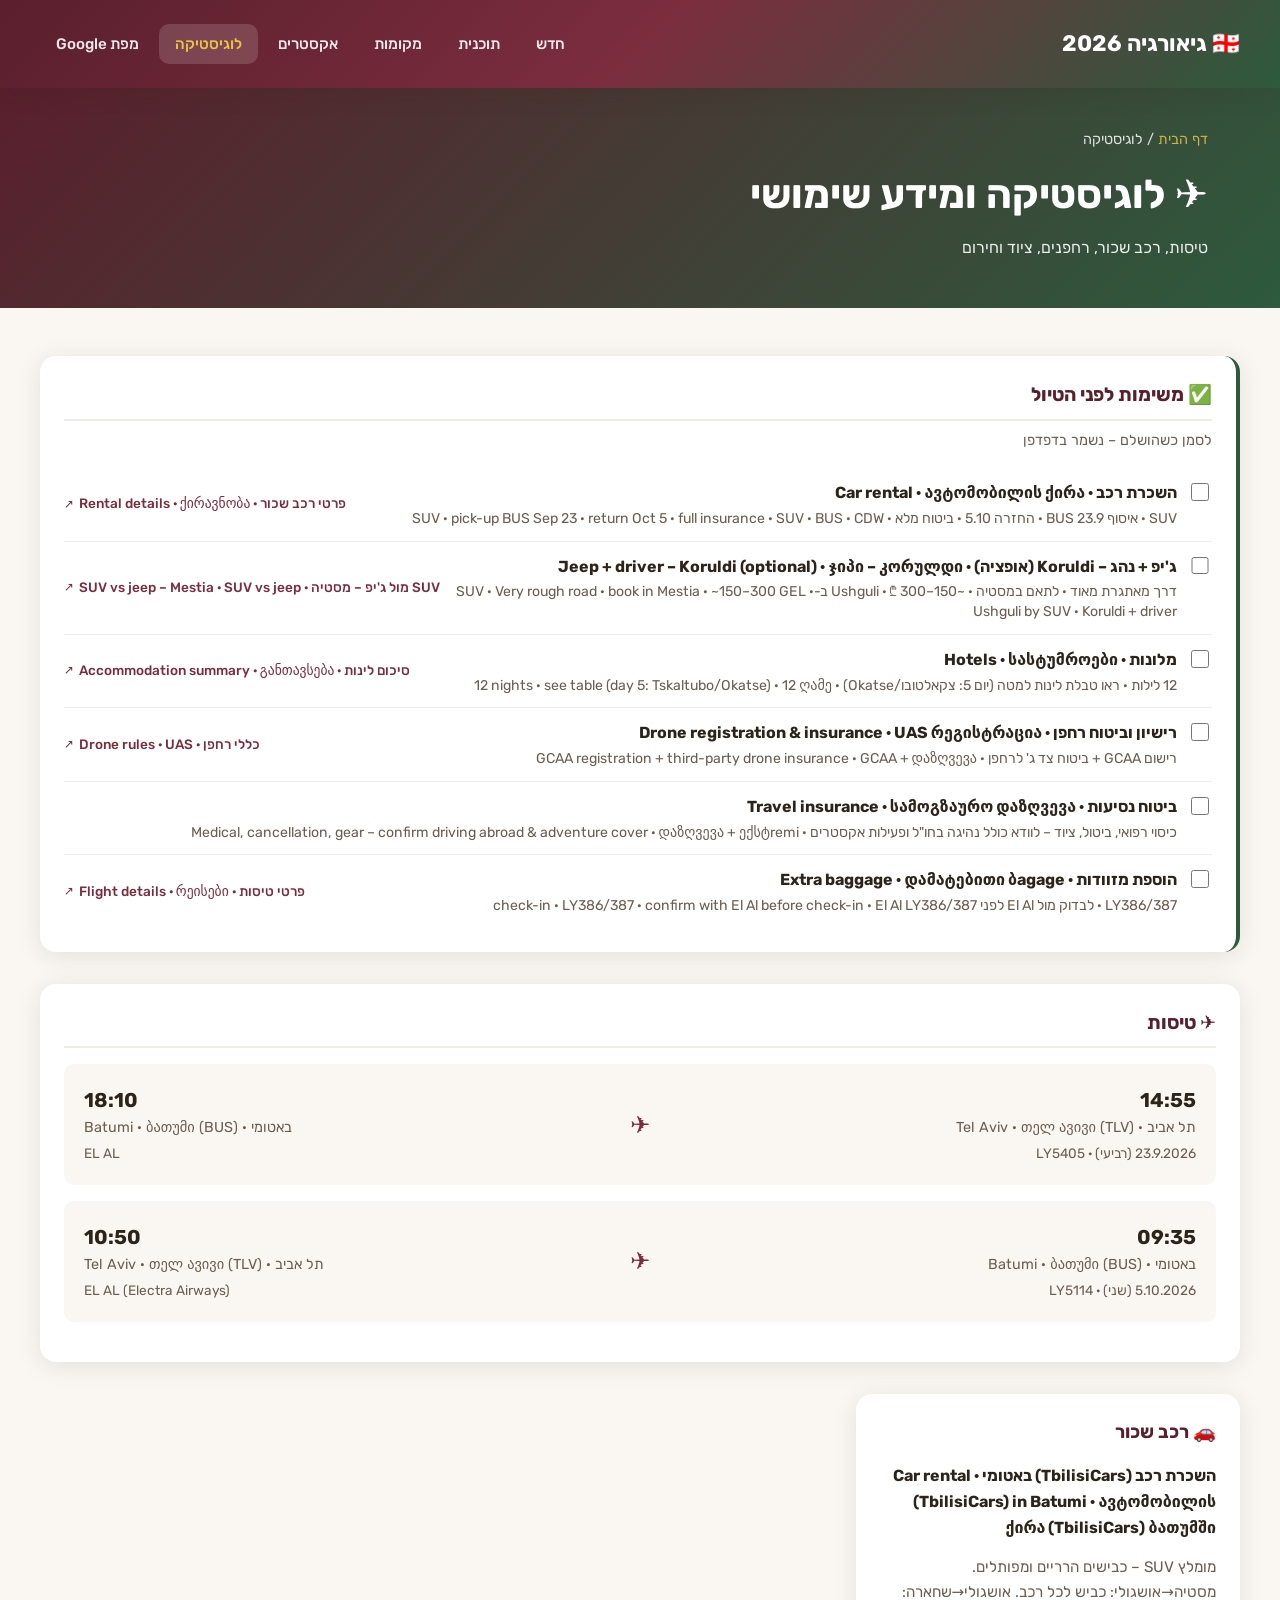
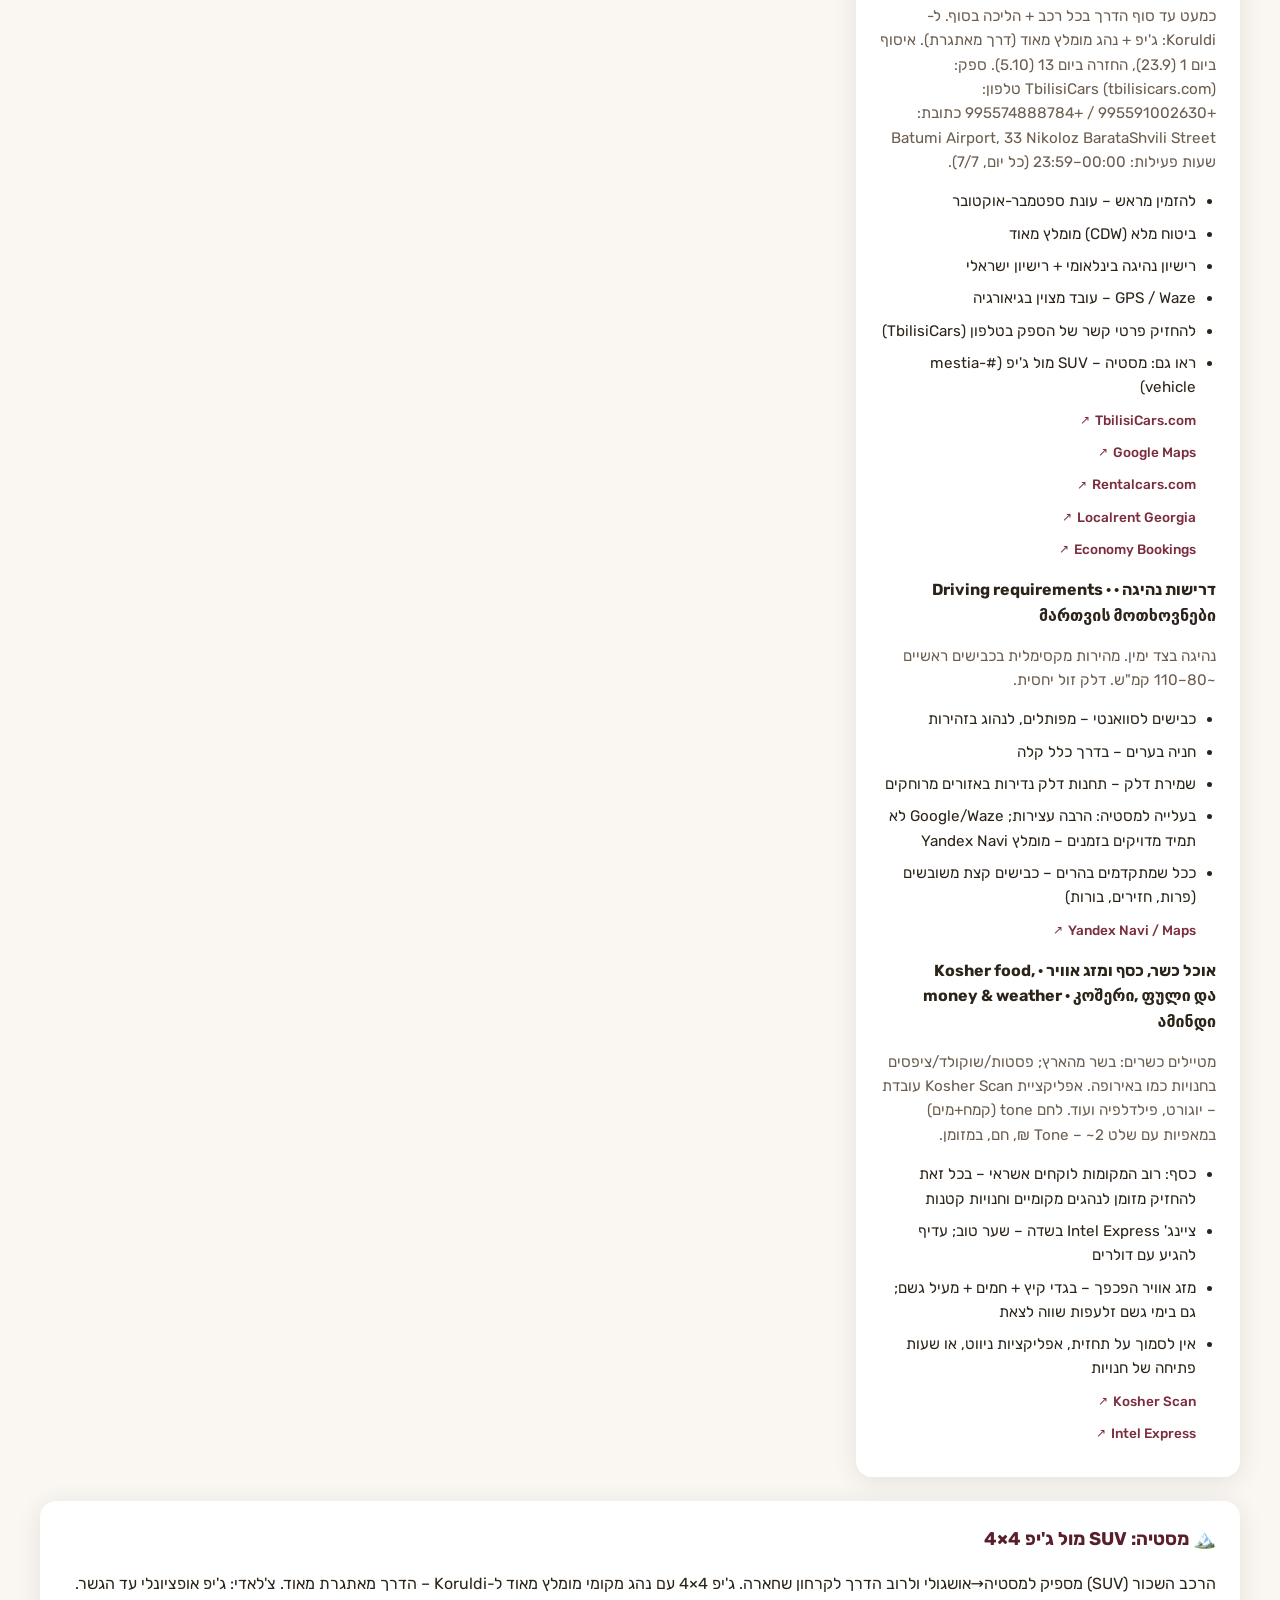
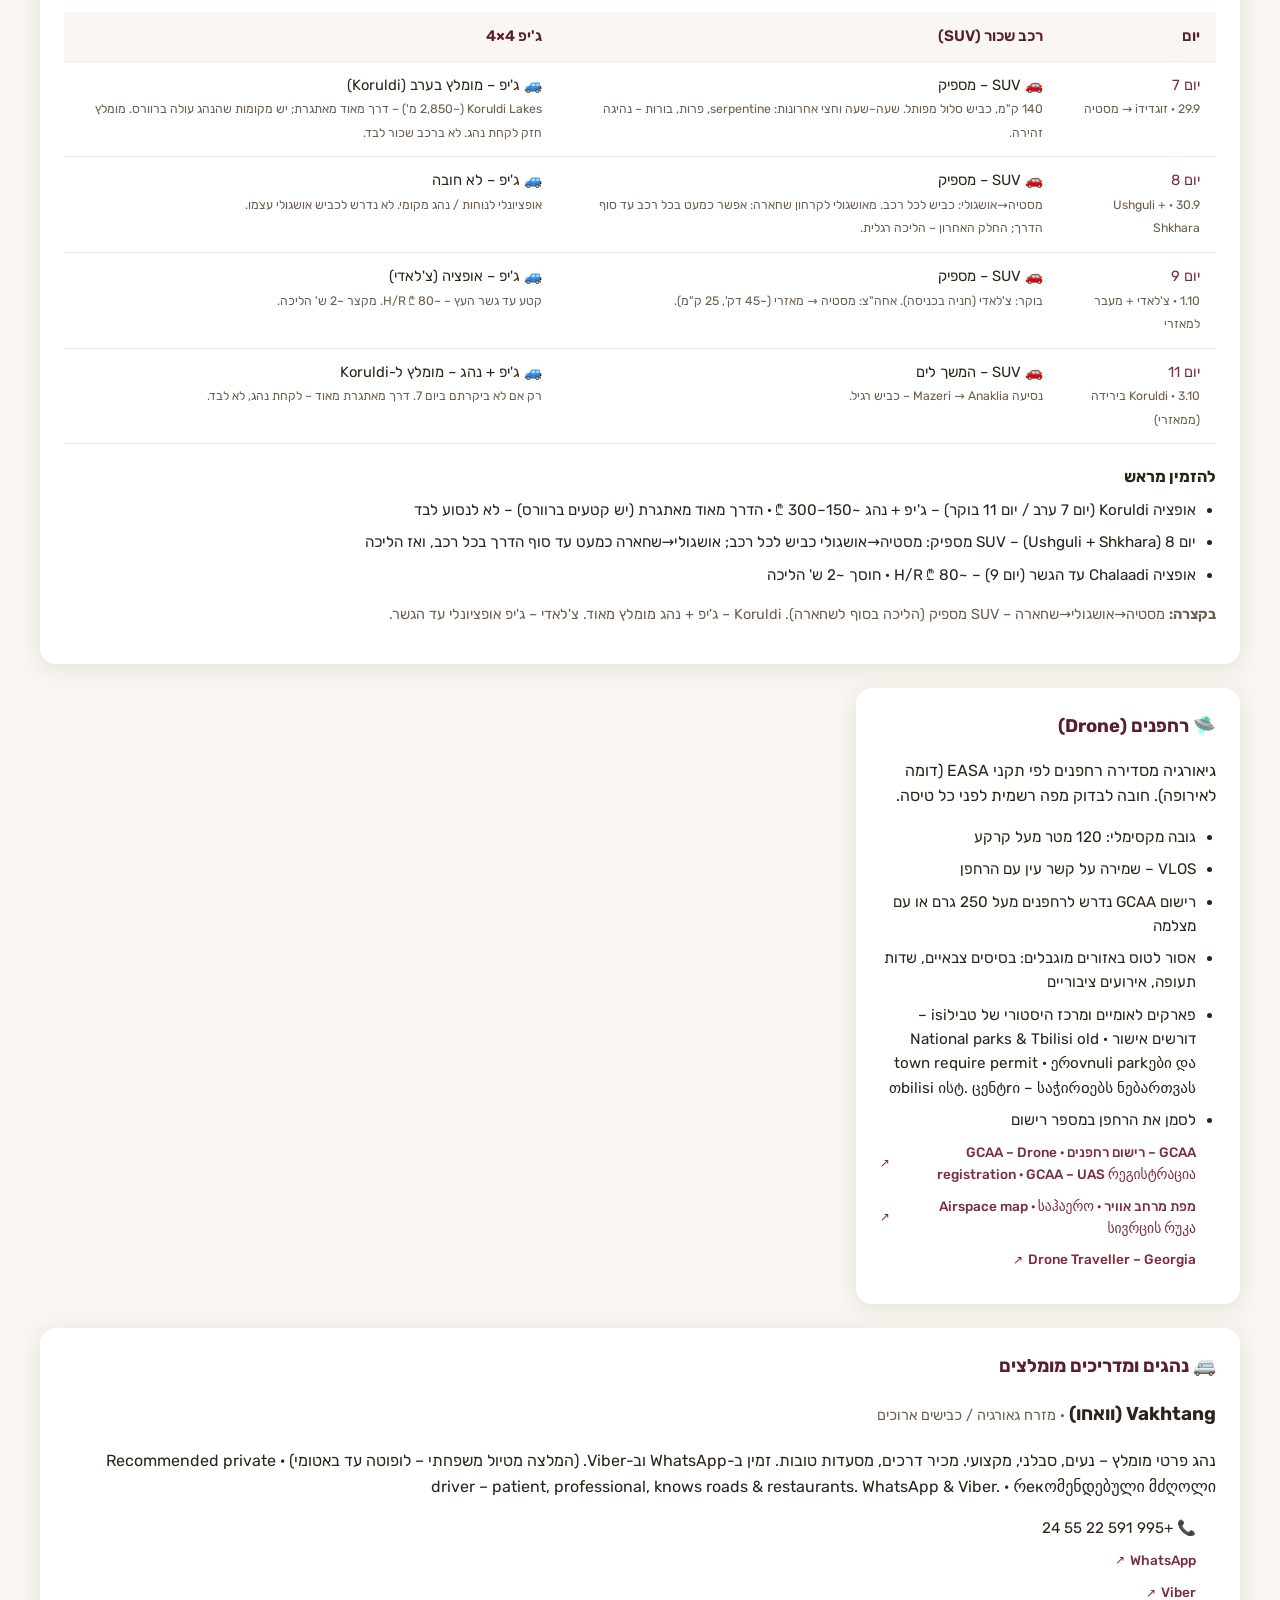
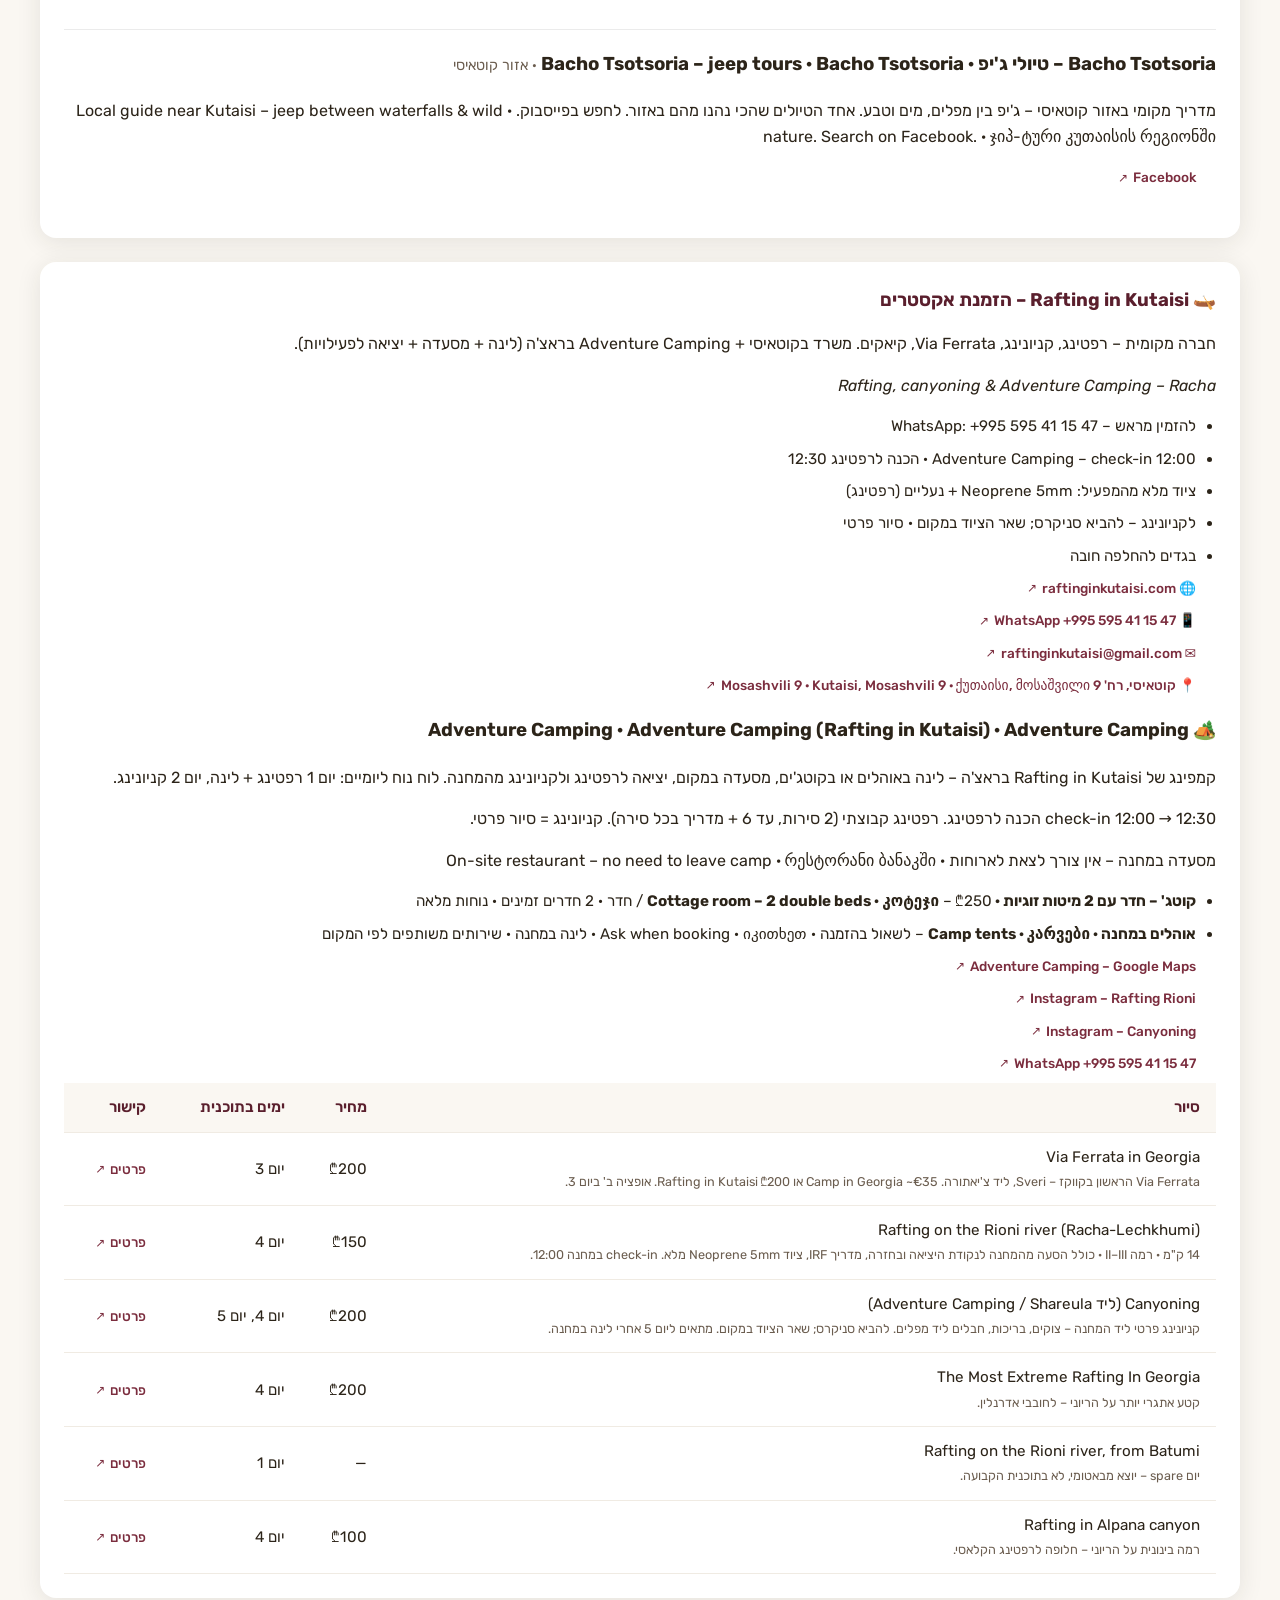
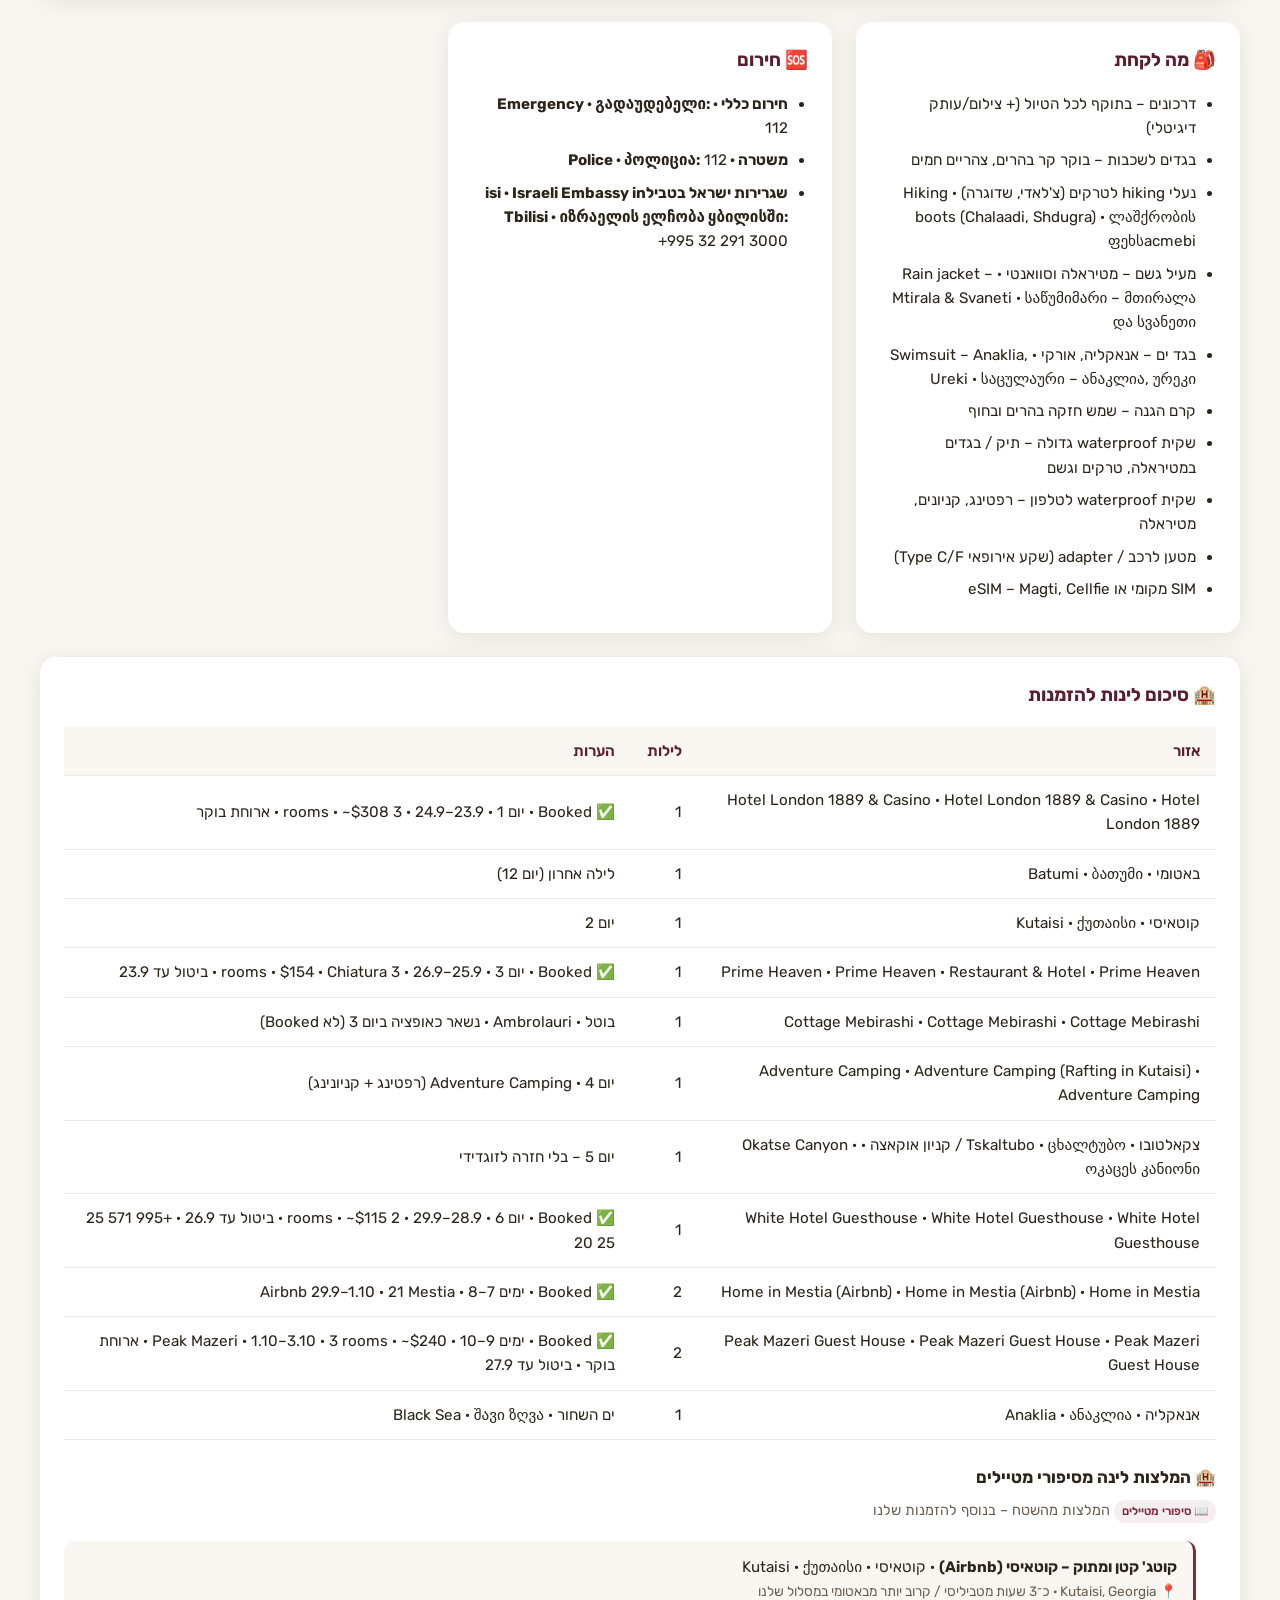
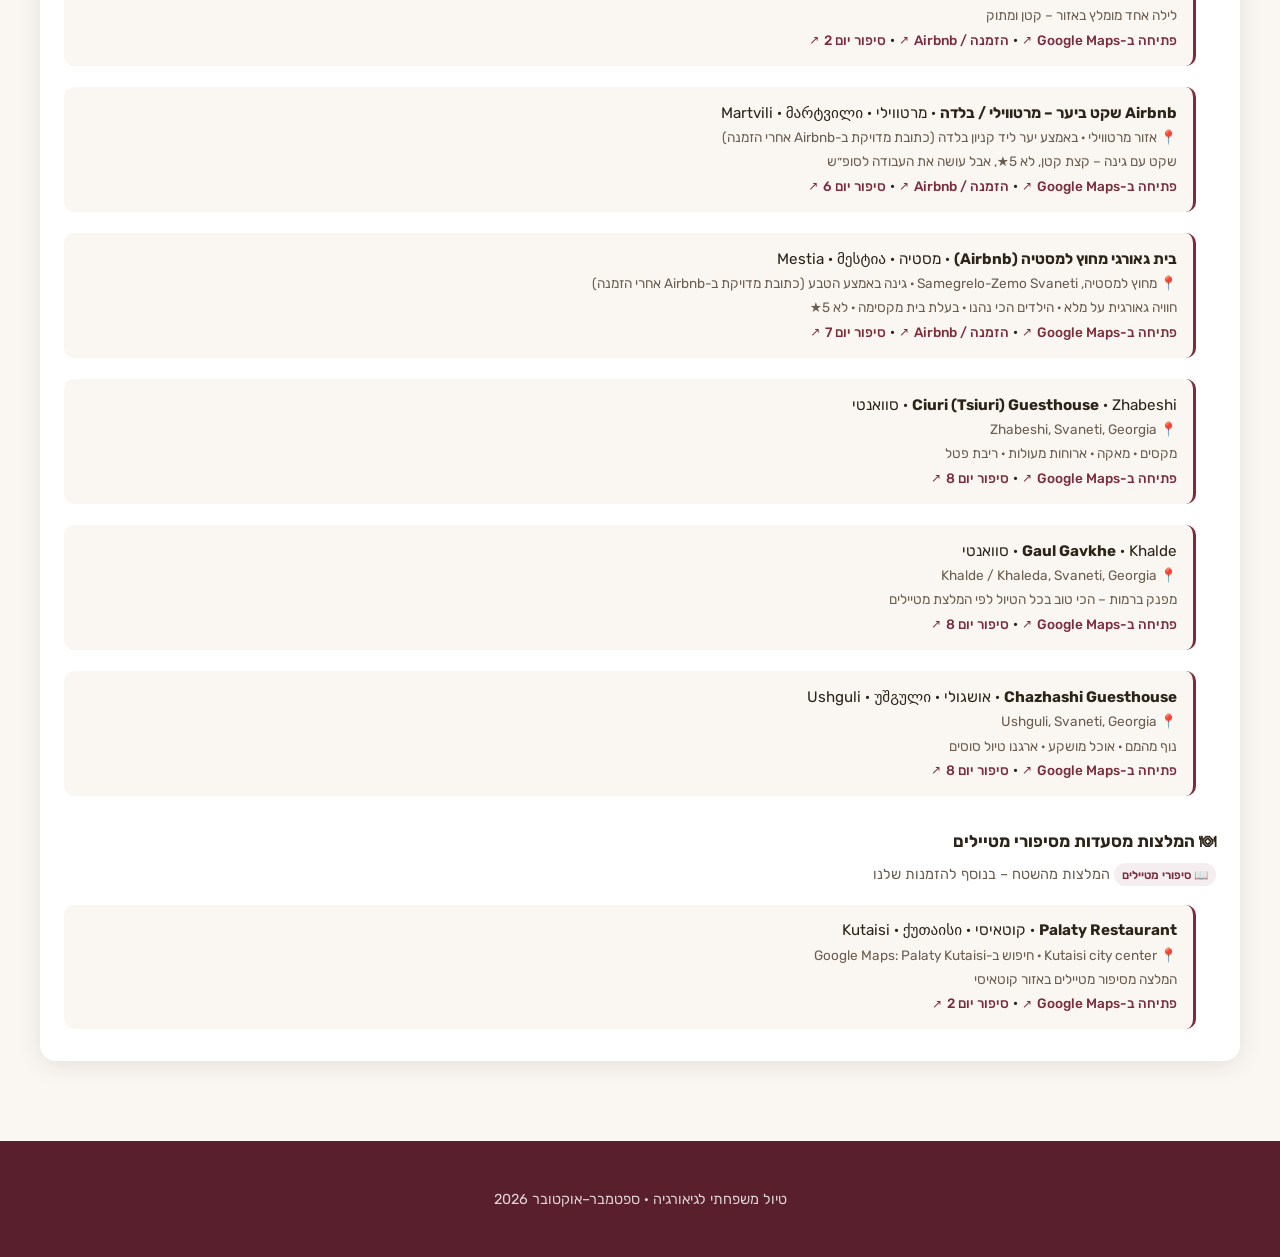
<file: logistics.html>
<!DOCTYPE html>
<html lang="he" dir="rtl">
<head>
  <meta charset="UTF-8">
  <meta name="viewport" content="width=device-width, initial-scale=1.0">
  <title>לוגיסטיקה | טיול משפחתי לגיאורגיה</title>
  <link rel="preconnect" href="https://fonts.googleapis.com">
  <link rel="preconnect" href="https://fonts.gstatic.com" crossorigin>
  <link href="https://fonts.googleapis.com/css2?family=Rubik:wght@400;500;600;700&display=swap" rel="stylesheet">
  <link rel="stylesheet" href="css/style.css">
</head>
<body>
  <header class="site-header">
    <div class="header-inner">
      <a href="index.html" class="site-logo">🇬🇪 גיאורגיה 2026</a>
      <nav class="site-nav">
        <a href="new.html">חדש</a>
        <a href="index.html">תוכנית</a>
        <a href="places.html">מקומות</a>
        <a href="extreme.html">אקסטרים</a>
        <a href="logistics.html" class="active">לוגיסטיקה</a>
        <a href="https://maps.app.goo.gl/7n7fm83nZTDq31La7" target="_blank" rel="noopener noreferrer">מפת Google</a>
      </nav>
    </div>
  </header>

  <section class="day-hero">
    <div class="day-hero-inner container">
      <div class="breadcrumb"><a href="index.html">דף הבית</a> / לוגיסטיקה</div>
      <h1>✈️ לוגיסטיקה ומידע שימושי</h1>
      <p style="opacity:0.9;margin:0">טיסות, רכב שכור, רחפנים, ציוד וחירום</p>
    </div>
  </section>

  <main class="container section">
    <div class="card logistics-tasks-card" style="margin-bottom:2rem">
      <h2>✅ משימות לפני הטיול</h2>
      <p class="logistics-tasks-intro">לסמן כשהושלם – נשמר בדפדפן</p>
      <ul id="tasks-list" class="logistics-tasks-list"></ul>
    </div>

    <div class="card" style="margin-bottom:2rem" id="flights">
      <h2>✈️ טיסות</h2>
      <div id="flights-container"></div>
    </div>

    <div class="logistics-grid">
      <div class="logistics-card" id="rental">
        <h2>🚗 רכב שכור</h2>
        <div id="rental-container"></div>
      </div>

      <div class="logistics-card" style="grid-column: 1 / -1" id="mestia-vehicle">
        <h2>🏔️ מסטיה: SUV מול ג'יפ 4×4</h2>
        <div id="mestia-vehicle-container"></div>
      </div>

      <div class="logistics-card" id="drones">
        <h2>🛸 רחפנים (Drone)</h2>
        <div id="drone-container"></div>
      </div>

      <div class="logistics-card" style="grid-column: 1 / -1" id="drivers">
        <h2>🚐 נהגים ומדריכים מומלצים</h2>
        <div id="drivers-container"></div>
      </div>

      <div class="logistics-card" style="grid-column: 1 / -1" id="adventure-container"></div>

      <div class="logistics-card">
        <h2>🎒 מה לקחת</h2>
        <ul id="packing-list"></ul>
      </div>

      <div class="logistics-card">
        <h2>🆘 חירום</h2>
        <ul id="emergency-list"></ul>
      </div>

      <div class="logistics-card" style="grid-column: 1 / -1" id="accommodation">
        <h2>🏨 סיכום לינות להזמנות</h2>
        <table class="accommodation-table">
          <thead>
            <tr><th>אזור</th><th>לילות</th><th>הערות</th></tr>
          </thead>
          <tbody id="accommodation-body"></tbody>
        </table>
        <div id="traveler-lodging-tips" class="traveler-tips-block"></div>
        <div id="traveler-restaurant-tips" class="traveler-tips-block"></div>
      </div>
    </div>
  </main>

  <footer class="site-footer">
    <p>טיול משפחתי לגיאורגיה · ספטמבר–אוקטובר 2026</p>
  </footer>

  <script src="js/places.js"></script>
  <script src="data/rafting-kutaisi.js"></script>
  <script src="data/mestia-vehicle-guide.js"></script>
  <script src="data/mestia-trek-guide.js"></script>
  <script src="data/traveler-stories.js"></script>
  <script src="data/trip.js"></script>
  <script>
    function renderAdventureOperator(op) {
      const camp = op.camping;
      return `
        <h2>🛶 ${op.name} – הזמנת אקסטרים</h2>
        <p>${op.summary}</p>
        <p><em>${op.tagline}</em></p>
        <ul>
          ${op.tips.map((t) => `<li>${t}</li>`).join("")}
        </ul>
        <ul class="link-list">
          <li><a href="${op.home}" target="_blank" rel="noopener noreferrer" class="external-link">🌐 raftinginkutaisi.com</a></li>
          <li><a href="${op.contact.whatsapp}" target="_blank" rel="noopener noreferrer" class="external-link">📱 WhatsApp ${op.contact.phone}</a></li>
          <li><a href="${op.contact.emailLink}" class="external-link">✉️ ${op.contact.email}</a></li>
          <li><a href="${op.contact.maps}" target="_blank" rel="noopener noreferrer" class="external-link">📍 ${op.contact.address}</a></li>
        </ul>
        ${
          camp
            ? `<h3>🏕️ ${camp.name}</h3>
               <p>${camp.summary}</p>
               <p>${camp.scheduleHint}</p>
               <p>${camp.restaurant}</p>
               <ul>${camp.lodging.map((l) => `<li><strong>${l.name}</strong> – ${l.price} · ${l.note}</li>`).join("")}</ul>
               <ul class="link-list">${camp.links.map((l) => `<li><a href="${l.url}" target="_blank" rel="noopener noreferrer" class="external-link">${l.label}</a></li>`).join("")}</ul>`
            : ""
        }
        <table class="accommodation-table operator-tours-table">
          <thead><tr><th>סיור</th><th>מחיר</th><th>ימים בתוכנית</th><th>קישור</th></tr></thead>
          <tbody>
            ${op.tours
              .map(
                (t) => `
              <tr>
                <td>${t.name}<br><small>${t.note}</small></td>
                <td>${t.price || "—"}</td>
                <td>${t.relatedDays.map((d) => `יום ${d}`).join(", ")}</td>
                <td><a href="${t.url}" target="_blank" rel="noopener noreferrer" class="external-link">פרטים</a></td>
              </tr>`
              )
              .join("")}
          </tbody>
        </table>
      `;
    }

    document.addEventListener("DOMContentLoaded", () => {
      const TASKS_STORAGE_KEY = "georgia-trip-logistics-tasks";

      function getTaskState() {
        try {
          return JSON.parse(localStorage.getItem(TASKS_STORAGE_KEY) || "{}");
        } catch {
          return {};
        }
      }

      function setTaskDone(id, done) {
        const state = getTaskState();
        state[id] = done;
        localStorage.setItem(TASKS_STORAGE_KEY, JSON.stringify(state));
      }

      function renderTasks() {
        const list = document.getElementById("tasks-list");
        if (!list || !LOGISTICS.tasks) return;
        const state = getTaskState();
        list.innerHTML = LOGISTICS.tasks
          .map(
            (task) => `
          <li class="logistics-task${state[task.id] ? " logistics-task-done" : ""}">
            <label class="logistics-task-label">
              <input type="checkbox" class="logistics-task-checkbox" data-task-id="${task.id}"${state[task.id] ? " checked" : ""}>
              <span class="logistics-task-text">
                <strong>${task.label}</strong>
                ${task.note ? `<span class="logistics-task-note">${task.note}</span>` : ""}
              </span>
            </label>
            ${
              task.link
                ? `<a href="${task.link}" class="logistics-task-link external-link">${task.linkLabel || "פרטים"}</a>`
                : ""
            }
          </li>`
          )
          .join("");

        list.querySelectorAll(".logistics-task-checkbox").forEach((input) => {
          input.addEventListener("change", () => {
            setTaskDone(input.dataset.taskId, input.checked);
            input.closest(".logistics-task")?.classList.toggle("logistics-task-done", input.checked);
          });
        });
      }

      renderTasks();

      const { outbound, return: ret } = TRIP_META.flights;

      document.getElementById("flights-container").innerHTML = `
        <div class="flight-card">
          <div>
            <div class="flight-time">${outbound.depart}</div>
            <div class="flight-city">${outbound.from}</div>
            <div class="flight-details">${outbound.date} (${outbound.day}) · ${outbound.flight}</div>
          </div>
          <div class="flight-arrow">✈️</div>
          <div style="text-align:left">
            <div class="flight-time">${outbound.arrive}</div>
            <div class="flight-city">${outbound.to}</div>
            <div class="flight-details">${outbound.airline}</div>
          </div>
        </div>
        <div class="flight-card">
          <div>
            <div class="flight-time">${ret.depart}</div>
            <div class="flight-city">${ret.from}</div>
            <div class="flight-details">${ret.date} (${ret.day}) · ${ret.flight}</div>
          </div>
          <div class="flight-arrow">✈️</div>
          <div style="text-align:left">
            <div class="flight-time">${ret.arrive}</div>
            <div class="flight-city">${ret.to}</div>
            <div class="flight-details">${ret.airline}</div>
          </div>
        </div>
      `;

      document.getElementById("rental-container").innerHTML = LOGISTICS.rentalCars
        .map(
          (r) => `
        <h3 style="font-size:1rem;margin:1rem 0 0.5rem">${r.name}</h3>
        <p style="font-size:0.95rem;color:var(--text-muted)">${r.details}</p>
        <ul>${r.tips.map((t) => `<li>${t}</li>`).join("")}</ul>
        ${
          r.links
            ? `<ul class="link-list">${r.links.map((l) => `<li><a href="${l.url}" target="_blank" rel="noopener noreferrer" class="external-link">${l.label}</a></li>`).join("")}</ul>`
            : ""
        }
      `
        )
        .join("");

      const mestiaVehicleEl = document.getElementById("mestia-vehicle-container");
      if (mestiaVehicleEl && typeof renderMestiaVehicleGuideHtml === "function") {
        mestiaVehicleEl.innerHTML = renderMestiaVehicleGuideHtml();
      }

      const drone = LOGISTICS.drones;
      document.getElementById("drone-container").innerHTML = `
        <p>${drone.summary}</p>
        <ul>${drone.rules.map((r) => `<li>${r}</li>`).join("")}</ul>
        <ul class="link-list">
          ${drone.links.map((l) => `<li><a href="${l.url}" target="_blank" rel="noopener noreferrer" class="external-link">${l.label}</a></li>`).join("")}
        </ul>
      `;

      if (typeof RAFTING_KUTAISI !== "undefined") {
        document.getElementById("adventure-container").innerHTML = renderAdventureOperator(RAFTING_KUTAISI);
      }

      if (LOGISTICS.privateDrivers?.length) {
        document.getElementById("drivers-container").innerHTML = LOGISTICS.privateDrivers
          .map(
            (d) => `
          <article class="driver-card">
            <h3>${d.name}${d.region ? ` <span class="driver-region">· ${d.region.split(" · ")[0]}</span>` : ""}</h3>
            <p>${d.note}</p>
            <ul class="link-list">
              ${d.phone ? `<li>📞 ${d.phone}</li>` : ""}
              ${d.whatsapp ? `<li><a href="${d.whatsapp}" target="_blank" rel="noopener noreferrer" class="external-link">WhatsApp</a></li>` : ""}
              ${d.viber ? `<li><a href="${d.viber}" class="external-link">Viber</a></li>` : ""}
              ${d.facebook ? `<li><a href="${d.facebook}" target="_blank" rel="noopener noreferrer" class="external-link">Facebook</a></li>` : ""}
            </ul>
          </article>`
          )
          .join("");
      }

      document.getElementById("packing-list").innerHTML = LOGISTICS.packing
        .map((p) => `<li>${p}</li>`)
        .join("");

      document.getElementById("emergency-list").innerHTML = LOGISTICS.emergency
        .map((e) => `<li><strong>${e.label}:</strong> ${e.value}</li>`)
        .join("");

      document.getElementById("accommodation-body").innerHTML = LOGISTICS.accommodationSummary
        .map(
          (row) => `
        <tr>
          <td>${row.place}</td>
          <td>${row.nights}</td>
          <td>${row.note}</td>
        </tr>
      `
        )
        .join("");

      function renderTravelerTipsBlock(kind, title) {
        if (typeof getAllTravelerRecommendations !== "function") return "";
        const items = getAllTravelerRecommendations(kind);
        if (!items.length) return "";
        return `
          <h3 class="traveler-tips-title">${title}</h3>
          <p class="traveler-tips-intro"><span class="place-source-badge">📖 סיפורי מטיילים</span> המלצות מהשטח – בנוסף להזמנות שלנו</p>
          <ul class="traveler-tips-list">
            ${items
              .map(
                (rec) => `
              <li class="traveler-tip-item">
                <strong>${rec.name}</strong>
                ${rec.area ? ` · ${rec.area}` : ""}
                ${rec.address ? `<br><span class="traveler-tip-address">📍 ${rec.address}</span>` : ""}
                ${rec.note ? `<br><span class="traveler-tip-note">${rec.note}</span>` : ""}
                <br>
                <a href="${rec.mapsUrl}" target="_blank" rel="noopener noreferrer" class="external-link">פתיחה ב-Google Maps</a>
                ${
                  rec.bookingUrl
                    ? ` · <a href="${rec.bookingUrl}" target="_blank" rel="noopener noreferrer" class="external-link">הזמנה / Airbnb</a>`
                    : ""
                }
                ${
                  rec.storyDay
                    ? ` · <a href="stories.html?id=${rec.storyDay}" class="external-link">סיפור יום ${rec.storyDay}</a>`
                    : ""
                }
              </li>`
              )
              .join("")}
          </ul>`;
      }

      const lodgingTipsEl = document.getElementById("traveler-lodging-tips");
      if (lodgingTipsEl) lodgingTipsEl.innerHTML = renderTravelerTipsBlock("lodging", "🏨 המלצות לינה מסיפורי מטיילים");
      const restaurantTipsEl = document.getElementById("traveler-restaurant-tips");
      if (restaurantTipsEl) restaurantTipsEl.innerHTML = renderTravelerTipsBlock("restaurants", "🍽 המלצות מסעדות מסיפורי מטיילים");
    });
  </script>
</body>
</html>
</file>
<file: css/style.css>
:root {
  --wine: #7b2d3e;
  --wine-dark: #5a1f2d;
  --forest: #2d5a3d;
  --forest-light: #3d7a52;
  --gold: #c9a227;
  --gold-light: #e8c547;
  --cream: #faf7f2;
  --cream-dark: #f0ebe3;
  --text: #2c2419;
  --text-muted: #6b5d4f;
  --white: #ffffff;
  --shadow: 0 4px 24px rgba(44, 36, 25, 0.1);
  --shadow-lg: 0 8px 40px rgba(44, 36, 25, 0.15);
  --radius: 16px;
  --radius-sm: 10px;
  --font: "Rubik", "Segoe UI", system-ui, sans-serif;
}

*,
*::before,
*::after {
  box-sizing: border-box;
}

html {
  scroll-behavior: smooth;
}

body {
  margin: 0;
  font-family: var(--font);
  background: var(--cream);
  color: var(--text);
  line-height: 1.6;
  direction: rtl;
}

a {
  color: var(--wine);
  text-decoration: none;
  transition: color 0.2s;
}

a:hover {
  color: var(--gold);
}

img {
  max-width: 100%;
  height: auto;
  display: block;
}

/* Header */
.site-header {
  background: linear-gradient(135deg, var(--wine-dark) 0%, var(--wine) 50%, var(--forest) 100%);
  color: var(--white);
  padding: 1.5rem 2rem;
  position: sticky;
  top: 0;
  z-index: 100;
  box-shadow: var(--shadow);
}

.header-inner {
  max-width: 1200px;
  margin: 0 auto;
  display: flex;
  align-items: center;
  justify-content: space-between;
  gap: 1rem;
  flex-wrap: wrap;
}

.site-logo {
  font-size: 1.4rem;
  font-weight: 700;
  color: var(--white);
  display: flex;
  align-items: center;
  gap: 0.5rem;
}

.site-logo:hover {
  color: var(--gold-light);
}

.site-nav {
  display: flex;
  gap: 0.25rem;
  flex-wrap: wrap;
}

.site-nav a {
  color: rgba(255, 255, 255, 0.9);
  padding: 0.5rem 1rem;
  border-radius: var(--radius-sm);
  font-weight: 500;
  font-size: 0.95rem;
}

.site-nav a:hover,
.site-nav a.active {
  background: rgba(255, 255, 255, 0.15);
  color: var(--gold-light);
}

.new-page {
  padding-bottom: 3rem;
}

.new-updates-list {
  display: flex;
  flex-direction: column;
  gap: 1.25rem;
}

.new-update-card h2 {
  font-size: 1.15rem;
  margin: 0.5rem 0;
}

.new-update-meta {
  display: flex;
  align-items: center;
  gap: 0.75rem;
  flex-wrap: wrap;
}

.new-update-badge {
  background: var(--forest);
  color: #fff;
  font-size: 0.75rem;
  font-weight: 600;
  padding: 0.2rem 0.55rem;
  border-radius: 999px;
}

.new-update-date {
  font-size: 0.85rem;
  color: var(--text-muted);
}

.new-update-links {
  margin: 0.75rem 0 0;
  padding-right: 1.25rem;
}

.new-update-links li {
  margin-bottom: 0.35rem;
}

.driver-card {
  margin-bottom: 1.25rem;
  padding-bottom: 1rem;
  border-bottom: 1px solid rgba(0, 0, 0, 0.08);
}

.driver-card:last-child {
  border-bottom: none;
  margin-bottom: 0;
}

.driver-region {
  font-size: 0.9rem;
  font-weight: 400;
  color: var(--text-muted);
}

/* Hero */
.hero {
  background: linear-gradient(180deg, rgba(90, 31, 45, 0.85) 0%, rgba(45, 90, 61, 0.75) 100%),
    url("https://upload.wikimedia.org/wikipedia/commons/thumb/d/d2/Mestia%2C_evening.jpg/960px-Mestia%2C_evening.jpg")
      center / cover;
  color: var(--white);
  padding: 4rem 2rem;
  text-align: center;
}

.hero h1 {
  font-size: clamp(2rem, 5vw, 3rem);
  margin: 0 0 0.5rem;
  font-weight: 700;
}

.hero-subtitle {
  font-size: 1.2rem;
  opacity: 0.95;
  margin-bottom: 0.25rem;
}

.hero-dates {
  font-size: 1rem;
  opacity: 0.85;
  margin-bottom: 1.5rem;
}

.hero-actions {
  display: flex;
  gap: 1rem;
  justify-content: center;
  flex-wrap: wrap;
}

.btn {
  display: inline-flex;
  align-items: center;
  gap: 0.5rem;
  padding: 0.75rem 1.5rem;
  border-radius: var(--radius-sm);
  font-weight: 600;
  font-size: 0.95rem;
  border: none;
  cursor: pointer;
  transition: transform 0.2s, box-shadow 0.2s;
  font-family: inherit;
}

.btn:hover {
  transform: translateY(-2px);
  box-shadow: var(--shadow);
}

.btn-primary {
  background: var(--gold);
  color: var(--text);
}

.btn-primary:hover {
  background: var(--gold-light);
  color: var(--text);
}

.btn-outline {
  background: transparent;
  color: var(--white);
  border: 2px solid rgba(255, 255, 255, 0.6);
}

.btn-outline:hover {
  background: rgba(255, 255, 255, 0.1);
  color: var(--white);
}

/* Layout */
.container {
  max-width: 1200px;
  margin: 0 auto;
  padding: 0 2rem;
}

.section {
  padding: 3rem 0;
}

.section-title {
  font-size: 1.75rem;
  color: var(--wine-dark);
  margin: 0 0 1.5rem;
  display: flex;
  align-items: center;
  gap: 0.5rem;
}

/* Map */
.map-section {
  background: var(--white);
  border-radius: var(--radius);
  box-shadow: var(--shadow);
  overflow: hidden;
  margin-bottom: 2rem;
}

.route-mode-bar {
  display: flex;
  flex-wrap: wrap;
  align-items: center;
  gap: 0.65rem 1rem;
  padding: 0.75rem 1.25rem;
  background: var(--cream-dark);
  border-bottom: 1px solid color-mix(in srgb, var(--text-muted) 15%, transparent);
}

.route-mode-label {
  font-size: 0.88rem;
  font-weight: 500;
  color: var(--text-muted);
}

.route-mode-toggle {
  display: inline-flex;
  gap: 0.35rem;
  padding: 0.2rem;
  background: var(--white);
  border-radius: 999px;
  box-shadow: inset 0 0 0 1px color-mix(in srgb, var(--text-muted) 18%, transparent);
}

.route-mode-btn {
  border: none;
  background: transparent;
  color: var(--text);
  font: inherit;
  font-size: 0.82rem;
  font-weight: 500;
  padding: 0.4rem 0.85rem;
  border-radius: 999px;
  cursor: pointer;
  transition: background 0.15s, color 0.15s, opacity 0.15s;
}

.route-mode-btn:hover:not(:disabled) {
  background: color-mix(in srgb, var(--primary) 8%, transparent);
}

.route-mode-btn.active {
  background: var(--primary);
  color: var(--white);
}

.route-mode-btn:disabled {
  opacity: 0.55;
  cursor: wait;
}

.route-mode-divider {
  width: 1px;
  height: 1.5rem;
  background: color-mix(in srgb, var(--text-muted) 22%, transparent);
  flex-shrink: 0;
}

.map-extreme-toggle.active {
  background: color-mix(in srgb, var(--gold) 18%, var(--white));
  color: var(--forest);
}

.map-legend-extreme {
  display: flex;
  flex-wrap: wrap;
  align-items: center;
  gap: 0.4rem 0.75rem;
  padding: 0.65rem 1rem;
  margin-top: 0.5rem;
  background: color-mix(in srgb, var(--cream-dark) 70%, var(--white));
  border-radius: var(--radius-sm);
  font-size: 0.82rem;
}

.map-legend-extreme[hidden] {
  display: none !important;
}

.map-legend-extreme-title {
  font-weight: 600;
  color: var(--text-muted);
}

.map-legend-extreme-cat {
  display: inline-flex;
  align-items: center;
  gap: 0.25rem;
  padding: 0.15rem 0.5rem;
  border-radius: 999px;
  background: color-mix(in srgb, var(--cat-color, #666) 12%, var(--white));
  border: 1px solid color-mix(in srgb, var(--cat-color, #666) 35%, transparent);
}

.poi-popup-link {
  display: inline-block;
  margin-top: 0.35rem;
  font-size: 0.85rem;
}

.route-mode-status {
  font-size: 0.78rem;
  color: var(--text-muted);
}

#route-map {
  height: 520px;
  width: 100%;
}

.user-locate-btn {
  display: flex;
  align-items: center;
  justify-content: center;
  width: 36px;
  height: 36px;
  border: none;
  border-radius: 6px;
  background: var(--white);
  box-shadow: 0 1px 5px rgba(0, 0, 0, 0.28);
  cursor: pointer;
  font-size: 1.05rem;
  line-height: 1;
  transition: background 0.15s, color 0.15s, opacity 0.15s;
}

.user-locate-btn:hover {
  background: color-mix(in srgb, #2563eb 10%, var(--white));
}

.user-locate-btn.is-active {
  background: #2563eb;
  color: var(--white);
}

.user-locate-btn.is-error {
  background: #fee2e2;
}

.user-locate-btn.is-loading {
  opacity: 0.6;
  cursor: wait;
}

.user-location-wrap {
  background: transparent !important;
  border: none !important;
}

.user-location-dot {
  position: relative;
  width: 16px;
  height: 16px;
  border-radius: 50%;
  background: #2563eb;
  border: 3px solid var(--white);
  box-shadow: 0 0 0 1px rgba(37, 99, 235, 0.35), 0 2px 8px rgba(0, 0, 0, 0.25);
}

.user-location-pulse {
  position: absolute;
  inset: -8px;
  border-radius: 50%;
  background: rgba(37, 99, 235, 0.25);
  animation: user-location-pulse 2s ease-out infinite;
}

@keyframes user-location-pulse {
  0% {
    transform: scale(0.5);
    opacity: 0.8;
  }
  100% {
    transform: scale(1.4);
    opacity: 0;
  }
}

.poi-popup-distance,
.places-item-distance {
  font-size: 0.82rem;
  font-weight: 600;
  color: #2563eb;
}

.poi-popup-distance {
  margin-top: 0.15rem;
}

.places-item-distance {
  display: block;
  margin-top: 0.15rem;
}

.poi-list-distance {
  font-size: 0.72rem;
  font-weight: 600;
  color: #2563eb;
}

.map-legend {
  padding: 1rem 1.5rem;
  background: var(--cream-dark);
}

.map-legend-grid {
  display: grid;
  grid-template-columns: repeat(auto-fill, minmax(200px, 1fr));
  gap: 0.5rem 1rem;
  margin-bottom: 1rem;
}

.legend-day-item {
  display: flex;
  align-items: flex-start;
  gap: 0.6rem;
  padding: 0.4rem 0.5rem;
  border-radius: var(--radius-sm);
  color: inherit;
  transition: background 0.2s;
}

.legend-day-item:hover {
  background: color-mix(in srgb, var(--day-color, #999) 12%, rgba(255, 255, 255, 0.6));
  color: inherit;
}

.legend-day-line {
  width: 4px;
  min-height: 36px;
  border-radius: 2px;
  flex-shrink: 0;
}

.legend-day-text {
  display: flex;
  flex-direction: column;
  font-size: 0.82rem;
  line-height: 1.35;
  color: var(--text-muted);
}

.legend-day-text strong {
  color: var(--day-color, var(--text));
  font-size: 0.88rem;
}

.legend-day-date {
  font-size: 0.78rem;
}

/* מספרים ולטינית בתוך טקסט RTL – בידוד דו-כיווני כדי שהמרחק לא "יקפוץ" לסוף השורה */
.ltr-num {
  direction: ltr;
  unicode-bidi: isolate;
}

.legend-day-stat {
  direction: ltr;
  unicode-bidi: isolate;
  text-align: right;
}

.legend-overnight {
  font-size: 0.78rem;
  margin-top: 0.15rem;
}

.map-legend-notes {
  display: flex;
  gap: 1.25rem;
  flex-wrap: wrap;
  font-size: 0.85rem;
  color: var(--text-muted);
  padding-top: 0.75rem;
  border-top: 1px solid rgba(0, 0, 0, 0.08);
}

.map-legend-notes span {
  display: flex;
  align-items: center;
  gap: 0.35rem;
}

.trip-options {
  margin: 0 0 1.25rem;
  padding: 1.25rem 1.35rem;
  background: var(--cream-dark, #f3efe6);
  border-radius: var(--radius, 12px);
  border: 1px solid color-mix(in srgb, var(--wine, #7b2d3e) 12%, transparent);
}

.trip-options-heading {
  margin: 0 0 0.35rem;
  font-size: 1.05rem;
}

.trip-options-note {
  margin: 0 0 1rem;
  font-size: 0.88rem;
  color: var(--text-muted);
  line-height: 1.45;
}

.trip-options-grid {
  display: grid;
  grid-template-columns: repeat(auto-fit, minmax(240px, 1fr));
  gap: 0.85rem;
}

.trip-option-card {
  display: flex;
  flex-direction: column;
  gap: 0.35rem;
  text-align: right;
  padding: 1rem 1.1rem;
  border-radius: var(--radius-sm, 10px);
  border: 2px solid color-mix(in srgb, var(--wine, #7b2d3e) 18%, #ddd);
  background: var(--white, #fff);
  cursor: pointer;
  transition: border-color 0.15s, box-shadow 0.15s, transform 0.15s;
  font: inherit;
  color: inherit;
}

.trip-option-card:hover {
  border-color: color-mix(in srgb, var(--wine, #7b2d3e) 45%, #ccc);
  box-shadow: 0 4px 14px rgba(0, 0, 0, 0.06);
}

.trip-option-card.is-selected {
  border-color: var(--wine, #7b2d3e);
  box-shadow: 0 0 0 3px color-mix(in srgb, var(--wine, #7b2d3e) 18%, transparent);
}

.trip-option-top {
  display: flex;
  align-items: baseline;
  justify-content: space-between;
  gap: 0.75rem;
}

.trip-option-name {
  font-weight: 700;
  font-size: 1.05rem;
  color: var(--wine, #7b2d3e);
}

.trip-option-km {
  font-weight: 700;
  font-size: 0.95rem;
  color: var(--text);
  white-space: nowrap;
}

.trip-option-blurb {
  font-size: 0.9rem;
  font-weight: 500;
  line-height: 1.35;
}

.trip-option-highlight {
  font-size: 0.8rem;
  color: var(--text-muted);
  line-height: 1.35;
}

.trip-option-subkm {
  margin-top: 0.15rem;
  font-size: 0.78rem;
  color: var(--text-muted);
}

.day-option-badge {
  display: inline-block;
  margin: 0.35rem 0 0.6rem;
  padding: 0.25rem 0.65rem;
  border-radius: 999px;
  background: rgba(255, 255, 255, 0.18);
  font-size: 0.82rem;
  font-weight: 500;
}

.segment-label-wrap,
.overnight-marker-wrap,
.place-marker-wrap {
  background: transparent !important;
  border: none !important;
}

.segment-label {
  transform: translate(-50%, -50%);
  white-space: nowrap;
  background: rgba(255, 255, 255, 0.95);
  border: 2px solid;
  border-radius: 6px;
  padding: 2px 8px;
  font-size: 11px;
  font-weight: 600;
  box-shadow: 0 2px 8px rgba(0, 0, 0, 0.15);
  pointer-events: none;
}

.measure-route-label {
  font-size: 12px;
  padding: 3px 10px;
}

.overnight-marker {
  width: 36px;
  height: 36px;
  border-radius: 50%;
  background: #fff;
  border: 2px solid #7b2d3e;
  display: flex;
  align-items: center;
  justify-content: center;
  box-shadow: 0 2px 8px rgba(0, 0, 0, 0.28);
  line-height: 1;
}

.overnight-marker-icon {
  font-size: 18px;
  line-height: 1;
}

.place-marker {
  width: 10px;
  height: 10px;
  border-radius: 50%;
  border: 2px solid #fff;
  box-shadow: 0 1px 4px rgba(0, 0, 0, 0.25);
}

.place-marker-optional {
  width: 12px;
  height: 12px;
  border-style: dashed;
  box-shadow: 0 0 0 2px rgba(255, 255, 255, 0.95), 0 1px 4px rgba(0, 0, 0, 0.25);
}

.place-marker.inline {
  display: inline-block;
  background: var(--forest);
  width: 10px;
  height: 10px;
  vertical-align: middle;
}

.place-marker.inline.place-marker-optional {
  border-style: dashed;
  background: var(--gold);
}

.place-tooltip {
  background: rgba(255, 255, 255, 0.92);
  border: 1px solid rgba(0, 0, 0, 0.12);
  border-radius: 4px;
  padding: 2px 6px;
  font-size: 10px;
  font-weight: 600;
  color: var(--text);
  box-shadow: 0 1px 4px rgba(0, 0, 0, 0.12);
}

.segment-tooltip {
  background: rgba(44, 36, 25, 0.88);
  color: #fff;
  border: none;
  border-radius: 6px;
  padding: 4px 8px;
  font-size: 11px;
  font-weight: 600;
}

.leaflet-container {
  font-family: var(--font);
}

/*
 * Leaflet ממקם tooltips ב-transform בלבד, בלי left. בעמוד RTL נקודת ההתחלה של
 * האלמנט היא הקצה הימני, ולכן כל תווית "נתלית" שמאלה ברוחב שלה. נעיגן שמאלה כמו הסמנים.
 */
.leaflet-tooltip {
  left: 0;
  right: auto;
}


/* Day cards grid */
.days-grid {
  display: grid;
  grid-template-columns: repeat(auto-fill, minmax(280px, 1fr));
  gap: 1.25rem;
}

.day-card {
  background: var(--white);
  border-radius: var(--radius);
  box-shadow: var(--shadow);
  overflow: hidden;
  transition: transform 0.2s, box-shadow 0.2s;
  display: flex;
  flex-direction: column;
}

.day-card-thumb {
  height: 140px;
  background-size: cover;
  background-position: center;
  background-color: var(--forest-light);
}

.day-card:hover {
  transform: translateY(-4px);
  box-shadow: var(--shadow-lg);
}

.day-card-header {
  background: linear-gradient(135deg, var(--wine) 0%, var(--forest) 100%);
  color: var(--white);
  padding: 1rem 1.25rem;
}

.day-card-num {
  font-size: 0.85rem;
  opacity: 0.85;
}

.day-card-title {
  font-size: 1.1rem;
  font-weight: 600;
  margin: 0.25rem 0 0;
}

.day-card-title-link {
  color: inherit;
  text-decoration: none;
}

.day-card-title-link:hover {
  text-decoration: underline;
  opacity: 0.95;
}

.day-card-body {
  padding: 1.25rem;
  flex: 1;
  display: flex;
  flex-direction: column;
}

.day-card-meta {
  font-size: 0.85rem;
  color: var(--text-muted);
  margin-bottom: 0.75rem;
}

.day-card-summary {
  font-size: 0.95rem;
  flex: 1;
  margin-bottom: 1rem;
}

.day-card-overnight {
  font-size: 0.85rem;
  background: var(--cream);
  padding: 0.5rem 0.75rem;
  border-radius: var(--radius-sm);
  margin-bottom: 1rem;
}

.day-card-link {
  display: inline-flex;
  align-items: center;
  gap: 0.35rem;
  font-weight: 600;
  font-size: 0.9rem;
}

/* Day detail page */
.day-hero {
  background: linear-gradient(135deg, var(--wine-dark), var(--forest));
  background-size: cover;
  background-position: center;
  color: var(--white);
  padding: 2.5rem 2rem;
  min-height: 220px;
}

.day-hero-inner {
  max-width: 1200px;
  margin: 0 auto;
}

.day-hero .breadcrumb {
  font-size: 0.9rem;
  opacity: 0.85;
  margin-bottom: 0.75rem;
}

.day-hero .breadcrumb a {
  color: var(--gold-light);
}

.day-hero h1 {
  font-size: clamp(1.75rem, 4vw, 2.5rem);
  margin: 0 0 0.5rem;
}

.day-meta-row {
  display: flex;
  gap: 1.5rem;
  flex-wrap: wrap;
  font-size: 0.95rem;
  opacity: 0.9;
}

.content-grid {
  display: grid;
  grid-template-columns: 1fr 340px;
  gap: 2rem;
  padding: 2rem 0 3rem;
}

@media (max-width: 900px) {
  .content-grid {
    grid-template-columns: 1fr;
  }
}

.card {
  background: var(--white);
  border-radius: var(--radius);
  box-shadow: var(--shadow);
  padding: 1.5rem;
  margin-bottom: 1.5rem;
}

.card h2 {
  font-size: 1.2rem;
  color: var(--wine-dark);
  margin: 0 0 1rem;
  padding-bottom: 0.5rem;
  border-bottom: 2px solid var(--cream-dark);
}

.day-summary {
  margin-top: 0;
  color: var(--text-muted);
  font-size: 1.05rem;
  line-height: 1.7;
}

.activities-list {
  display: flex;
  flex-direction: column;
  gap: 1.25rem;
  margin-top: 1.25rem;
}

.activity-item {
  display: grid;
  grid-template-columns: 1fr;
  gap: 1rem;
  padding: 1.25rem;
  background: var(--cream);
  border-radius: var(--radius-sm);
  border: 1px solid var(--cream-dark);
}

.activity-item.has-image {
  grid-template-columns: 200px 1fr;
}

@media (max-width: 640px) {
  .activity-item.has-image {
    grid-template-columns: 1fr;
  }
}

.activity-img {
  width: 100%;
  height: 150px;
  object-fit: cover;
  border-radius: var(--radius-sm);
}

.activity-header {
  display: flex;
  flex-wrap: wrap;
  align-items: flex-start;
  justify-content: space-between;
  gap: 0.5rem;
  margin-bottom: 0.35rem;
}

.activity-item h3 {
  font-size: 1rem;
  margin: 0;
  color: var(--forest);
  flex: 1 1 12rem;
}

.activity-badges {
  display: flex;
  flex-wrap: wrap;
  gap: 0.35rem;
}

.badge {
  font-size: 0.75rem;
  padding: 0.2rem 0.55rem;
  border-radius: 999px;
  font-weight: 500;
}

.badge-time {
  background: rgba(45, 90, 61, 0.12);
  color: var(--forest);
}

.badge-duration {
  background: rgba(123, 45, 62, 0.1);
  color: var(--wine);
}

.activity-item p {
  margin: 0 0 0.5rem;
  color: var(--text-muted);
  font-size: 0.95rem;
  line-height: 1.65;
}

.activity-tips {
  margin: 0.5rem 0 0.75rem;
  padding-right: 1.25rem;
  font-size: 0.88rem;
  color: var(--text);
}

.activity-tips li {
  margin-bottom: 0.25rem;
}

.day-tips {
  margin: 0;
  padding-right: 1.25rem;
  line-height: 1.7;
}

.tips-card {
  background: linear-gradient(135deg, rgba(201, 162, 39, 0.08), rgba(45, 90, 61, 0.06));
}

.vehicle-guide-card {
  border-right: 4px solid var(--accent-green, #2d5a3d);
}

.vehicle-day-block {
  margin: 0.75rem 0;
}

.vehicle-day-jeep-required {
  background: rgba(123, 45, 62, 0.06);
  border-radius: 8px;
  padding: 0.75rem 1rem;
}

.vehicle-day-title {
  margin: 0 0 0.5rem;
}

.vehicle-day-list {
  margin: 0;
  padding: 0;
  list-style: none;
}

.vehicle-day-list li {
  margin-bottom: 0.65rem;
  line-height: 1.55;
}

.vehicle-tag {
  display: inline-block;
  font-weight: 600;
  font-size: 0.9rem;
  margin-left: 0.25rem;
}

.vehicle-tag-jeep.required {
  color: #7b2d3e;
}

.vehicle-footnote {
  font-size: 0.9rem;
  color: var(--text-muted);
  margin: 0.75rem 0 0;
}

.vehicle-guide-table td {
  vertical-align: top;
  font-size: 0.92rem;
}

.vehicle-guide-table small {
  color: var(--text-muted);
  line-height: 1.45;
}

.vehicle-row-required {
  background: rgba(123, 45, 62, 0.04);
}

.empty-section {
  color: var(--text-muted);
  font-size: 0.95rem;
  margin: 0;
}

.external-link {
  display: inline-flex;
  align-items: center;
  gap: 0.3rem;
  font-size: 0.85rem;
  font-weight: 500;
}

.external-link::after {
  content: "↗";
  font-size: 0.75rem;
}

/* Place cards with images */
.place-grid {
  display: grid;
  grid-template-columns: repeat(auto-fill, minmax(240px, 1fr));
  gap: 1rem;
}

.place-card {
  background: var(--cream);
  border-radius: var(--radius-sm);
  overflow: hidden;
  transition: transform 0.2s;
  display: block;
  color: inherit;
  text-decoration: none;
}

.place-card:hover {
  transform: scale(1.02);
}

.place-card--traveler {
  border: 1px solid rgba(123, 45, 62, 0.25);
}

.place-card--booked {
  border: 1px solid rgba(46, 125, 50, 0.35);
}

.place-booked-badge {
  display: inline-block;
  font-size: 0.72rem;
  font-weight: 700;
  color: #1b5e20;
  background: rgba(46, 125, 50, 0.12);
  padding: 0.15rem 0.5rem;
  border-radius: 999px;
  margin: 0 0.35rem 0.4rem 0;
}

.place-source-badge {
  display: inline-block;
  font-size: 0.72rem;
  font-weight: 600;
  color: var(--wine, #7b2d3e);
  background: rgba(123, 45, 62, 0.08);
  padding: 0.15rem 0.5rem;
  border-radius: 999px;
  margin-bottom: 0.4rem;
}

.place-card-address {
  font-size: 0.8rem !important;
  color: var(--text-muted);
}

.place-card-actions {
  display: flex;
  flex-wrap: wrap;
  gap: 0.5rem 0.85rem;
  margin-top: 0.35rem;
  align-items: center;
}

.place-map-btn {
  appearance: none;
  background: none;
  border: none;
  padding: 0;
  margin: 0;
  font: inherit;
  font-size: 0.85rem;
  font-weight: 500;
  color: var(--wine, #7b2d3e);
  cursor: pointer;
  text-decoration: underline;
  text-underline-offset: 2px;
}

.place-map-btn:hover {
  color: var(--wine-dark, #5a1f2c);
}

.place-map-btn:disabled {
  opacity: 0.65;
  cursor: wait;
  text-decoration: none;
}

.place-card-story-link {
  font-size: 0.8rem;
  color: var(--wine, #7b2d3e);
}

.traveler-tips-block {
  margin-top: 1.5rem;
}

.traveler-tips-title {
  font-size: 1.05rem;
  margin: 0 0 0.5rem;
}

.traveler-tips-intro {
  font-size: 0.9rem;
  color: var(--text-muted);
  margin: 0 0 0.75rem;
}

.traveler-tips-list {
  list-style: none;
  padding: 0;
  margin: 0;
  display: grid;
  gap: 0.85rem;
}

.traveler-tip-item {
  padding: 0.85rem 1rem;
  background: var(--cream, #faf7f2);
  border-radius: var(--radius-sm, 8px);
  border-right: 3px solid var(--wine, #7b2d3e);
  font-size: 0.92rem;
}

.traveler-tip-address,
.traveler-tip-note {
  color: var(--text-muted);
  font-size: 0.85rem;
}

.place-card img {
  width: 100%;
  height: 140px;
  object-fit: cover;
}

.place-card-body {
  padding: 0.75rem 1rem;
}

.place-card-body h3 {
  font-size: 0.95rem;
  margin: 0 0 0.25rem;
}

.place-card-body p {
  font-size: 0.8rem;
  color: var(--text-muted);
  margin: 0 0 0.5rem;
}

.sidebar-card {
  position: sticky;
  top: 5rem;
}

.sidebar-card .info-row {
  display: flex;
  justify-content: space-between;
  padding: 0.5rem 0;
  border-bottom: 1px solid var(--cream-dark);
  font-size: 0.9rem;
}

.sidebar-card .info-row:last-child {
  border-bottom: none;
}

.day-nav {
  display: flex;
  justify-content: space-between;
  align-items: center;
  gap: 1rem;
  padding: 2rem 0;
  border-top: 1px solid var(--cream-dark);
}

.day-nav-top {
  padding: 0 0 1rem;
  margin-bottom: 0.5rem;
  border-top: none;
  border-bottom: 1px solid rgba(255, 255, 255, 0.2);
}

.day-nav-top a {
  color: var(--gold-light);
  font-weight: 600;
}

.day-nav-top a:hover {
  color: var(--white);
}

.day-nav a {
  font-weight: 600;
}

.alt-plan {
  background: var(--cream);
  border-right: 4px solid var(--gold);
  padding: 1rem;
  border-radius: 0 var(--radius-sm) var(--radius-sm) 0;
  margin-bottom: 0.75rem;
}

.alt-plan h4 {
  margin: 0 0 0.35rem;
  font-size: 0.95rem;
}

.alt-plan p {
  margin: 0;
  font-size: 0.9rem;
  color: var(--text-muted);
}

.alt-overnight {
  margin: 0.5rem 0 0 !important;
  font-size: 0.85rem !important;
  color: var(--forest) !important;
  font-weight: 500;
}

.alt-plan-recommended {
  border-right: 3px solid var(--gold);
  padding-right: 0.75rem;
}

.alt-plan-img {
  width: 100%;
  max-height: 200px;
  object-fit: cover;
  border-radius: var(--radius-sm);
  margin-bottom: 0.75rem;
}

.alt-driving {
  font-size: 0.85rem !important;
  color: var(--forest) !important;
  font-weight: 500;
  margin-bottom: 0.35rem !important;
}

.alt-tips {
  margin: 0.75rem 0 0;
  padding-right: 1.25rem;
  font-size: 0.85rem;
  color: var(--text-muted);
}

.alt-activities {
  margin-top: 1rem;
}

.alt-activities h5 {
  margin: 0 0 0.5rem;
  font-size: 0.9rem;
}

.alt-activities .activities-list {
  margin-top: 0;
}

.alt-plan .external-link {
  display: inline-block;
  margin-top: 0.75rem;
}

/* Logistics */
.logistics-grid {
  display: grid;
  grid-template-columns: repeat(auto-fill, minmax(340px, 1fr));
  gap: 1.5rem;
}

.logistics-card {
  background: var(--white);
  border-radius: var(--radius);
  box-shadow: var(--shadow);
  padding: 1.5rem;
}

.logistics-card h2 {
  font-size: 1.15rem;
  color: var(--wine-dark);
  margin: 0 0 1rem;
}

.logistics-card ul {
  margin: 0;
  padding-right: 1.25rem;
}

.logistics-card li {
  margin-bottom: 0.5rem;
  font-size: 0.95rem;
}

.logistics-tasks-card {
  border-right: 4px solid var(--forest);
}

.logistics-tasks-intro {
  font-size: 0.9rem;
  color: var(--text-muted);
  margin: -0.5rem 0 1rem;
}

.logistics-tasks-list {
  list-style: none;
  padding: 0;
  margin: 0;
}

.logistics-task {
  display: flex;
  align-items: flex-start;
  justify-content: space-between;
  gap: 1rem;
  padding: 0.75rem 0;
  border-bottom: 1px solid #eee;
}

.logistics-task:last-child {
  border-bottom: none;
}

.logistics-task-label {
  display: flex;
  align-items: flex-start;
  gap: 0.65rem;
  cursor: pointer;
  flex: 1;
}

.logistics-task-checkbox {
  width: 1.1rem;
  height: 1.1rem;
  margin-top: 0.2rem;
  flex-shrink: 0;
  accent-color: var(--forest);
}

.logistics-task-text {
  display: flex;
  flex-direction: column;
  gap: 0.2rem;
}

.logistics-task-text strong {
  font-size: 1rem;
}

.logistics-task-note {
  font-size: 0.88rem;
  color: var(--text-muted);
  line-height: 1.4;
}

.logistics-task-link {
  font-size: 0.85rem;
  white-space: nowrap;
  align-self: center;
}

.logistics-task-done .logistics-task-text strong,
.logistics-task-done .logistics-task-note {
  opacity: 0.55;
  text-decoration: line-through;
}

.logistics-task-done .logistics-task-link {
  opacity: 0.7;
}

.operator-card {
  border-right: 4px solid var(--forest);
}

.operator-contact,
.operator-tours ul {
  margin: 0 0 1rem;
  padding-right: 1.25rem;
}

.operator-contact li,
.operator-tours li {
  margin-bottom: 0.5rem;
}

.operator-tour-note {
  display: block;
  font-size: 0.85rem;
  color: var(--text-muted);
  margin-top: 0.15rem;
}

.operator-camping {
  margin: 1.25rem 0;
  padding-top: 1rem;
  border-top: 1px solid var(--border, rgba(0, 0, 0, 0.08));
}

.operator-camping h3 {
  margin: 0 0 0.5rem;
  font-size: 1.05rem;
}

.operator-lodging {
  margin: 0.75rem 0;
  padding-inline-start: 1.25rem;
}

.operator-lodging li {
  margin-bottom: 0.5rem;
}

.operator-home-btn {
  margin-top: 0.5rem;
}

.operator-tours-table small {
  color: var(--text-muted);
}

.culinary-card {
  border-right-color: var(--wine);
}

.culinary-network-note {
  margin: 0 0 1rem;
  line-height: 1.55;
}

.culinary-group {
  margin-top: 1rem;
}

.culinary-group h3 {
  font-size: 1rem;
  color: var(--wine-dark);
  margin: 0 0 0.5rem;
}

.culinary-place-grid {
  margin-top: 0.35rem;
}

.place-card--culinary {
  border: 1px solid rgba(123, 45, 62, 0.12);
}

.place-card--culinary .place-card-body {
  padding: 0.85rem 1rem;
}

.side-place-marker-wrap {
  background: transparent;
  border: none;
}

.side-place-marker {
  width: 32px;
  height: 32px;
  border-radius: 50%;
  display: flex;
  align-items: center;
  justify-content: center;
  color: #fff;
  font-size: 0.95rem;
  box-shadow: 0 1px 4px rgba(0, 0, 0, 0.35);
  border: 2px solid #fff;
}

.culinary-link-list {
  margin: 0;
  padding-right: 1.25rem;
}

.culinary-link-list li {
  margin-bottom: 0.65rem;
}

.culinary-link-note {
  display: block;
  font-size: 0.85rem;
  color: var(--text-muted);
  margin-top: 0.15rem;
}

.guide-card {
  border-right-color: var(--forest);
}

.guide-tagline {
  font-size: 1rem;
  color: var(--wine);
  font-weight: 600;
  margin: -0.25rem 0 0.75rem;
}

.guide-section {
  margin-top: 1.25rem;
}

.guide-section h3 {
  font-size: 1rem;
  color: var(--wine-dark);
  margin: 0 0 0.5rem;
}

.guide-section h4 {
  font-size: 0.95rem;
  color: var(--forest);
  margin: 0 0 0.35rem;
}

.guide-list,
.guide-link-list,
.guide-adventure-list {
  margin: 0;
  padding-right: 1.25rem;
}

.guide-list li,
.guide-link-list li,
.guide-adventure-list li {
  margin-bottom: 0.5rem;
}

.guide-trail {
  margin-bottom: 1rem;
  padding-bottom: 0.75rem;
  border-bottom: 1px dashed var(--border);
}

.guide-trail:last-child {
  border-bottom: none;
  margin-bottom: 0;
}

.guide-trail-meta {
  font-size: 0.85rem;
  color: var(--text-muted);
  margin: 0 0 0.35rem;
}

.hiking-trails-card {
  border-right: 4px solid var(--forest);
}

.hiking-intro {
  color: var(--text-muted);
  margin: 0 0 1.25rem;
}

.hiking-trail {
  display: grid;
  grid-template-columns: minmax(0, 200px) 1fr;
  gap: 1rem;
  margin-bottom: 1.75rem;
  padding-bottom: 1.75rem;
  border-bottom: 1px solid #eee;
}

.hiking-trail:last-child {
  margin-bottom: 0;
  padding-bottom: 0;
  border-bottom: none;
}

.hiking-trail-img {
  width: 100%;
  height: 160px;
  object-fit: cover;
  border-radius: var(--radius-sm);
}

.hiking-trail-body h3 {
  margin: 0 0 0.75rem;
  font-size: 1.1rem;
}

.hiking-meta {
  list-style: none;
  padding: 0;
  margin: 0 0 0.75rem;
  display: grid;
  grid-template-columns: 1fr 1fr;
  gap: 0.35rem 1rem;
  font-size: 0.9rem;
}

.hiking-meta li {
  margin: 0;
}

.hiking-block {
  margin: 0.75rem 0;
}

.hiking-block h4 {
  margin: 0 0 0.35rem;
  font-size: 0.95rem;
}

.hiking-block ul {
  margin: 0;
  padding-right: 1.1rem;
}

.hiking-gear {
  margin: 0;
  font-size: 0.9rem;
  color: var(--text-muted);
}

.hiking-mapy {
  margin: 1rem 0;
  background: #f7f7f5;
  border-radius: var(--radius);
  overflow: hidden;
  border: 1px solid #e8e6e1;
}

.hiking-mapy-header {
  display: flex;
  justify-content: space-between;
  align-items: center;
  gap: 0.75rem;
  padding: 0.65rem 0.85rem;
  font-size: 0.9rem;
}

.hiking-mapy-frame {
  display: block;
  width: 100%;
  height: 320px;
  border: 0;
  background: #ddd;
}

.hiking-mapy-note {
  margin: 0;
  padding: 0.5rem 0.85rem 0.65rem;
  font-size: 0.8rem;
  color: var(--text-muted);
}

@media (max-width: 720px) {
  .hiking-trail {
    grid-template-columns: 1fr;
  }

  .hiking-meta {
    grid-template-columns: 1fr;
  }

  .hiking-mapy-frame {
    height: 260px;
  }
}

.guide-divider {
  border: none;
  border-top: 1px solid var(--border);
  margin: 1.5rem 0;
}

.guide-gallery,
.activity-gallery {
  display: grid;
  grid-template-columns: repeat(auto-fill, minmax(140px, 1fr));
  gap: 0.75rem;
  margin-top: 1rem;
}

.guide-gallery-item,
.activity-gallery-item {
  margin: 0;
}

.guide-gallery-img,
.activity-gallery-img {
  width: 100%;
  aspect-ratio: 4 / 3;
  object-fit: cover;
  border-radius: var(--radius-sm);
}

.guide-gallery-item figcaption,
.activity-gallery-item figcaption {
  font-size: 0.8rem;
  color: var(--text-muted);
  margin-top: 0.35rem;
  text-align: center;
}

.activity-links {
  margin: 0.5rem 0 0;
  padding-right: 1.25rem;
}

.activity-links li {
  margin-bottom: 0.35rem;
}

.weather-card {
  border-right-color: #3498db;
}

.weather-links {
  margin: 0;
  padding-right: 1.25rem;
  list-style: none;
}

.weather-links li {
  margin-bottom: 0.85rem;
}

.weather-links li:last-child {
  margin-bottom: 0;
}

.weather-link {
  font-weight: 600;
}

.weather-link-note {
  display: block;
  font-size: 0.85rem;
  color: var(--text-muted);
  margin-top: 0.15rem;
}

.stories-weather-wrap {
  margin-top: -0.5rem;
  margin-bottom: 1rem;
}

.stories-weather-wrap .weather-card {
  margin-bottom: 0;
}

.extreme-detail-links {
  display: flex;
  flex-wrap: wrap;
  gap: 0.75rem;
  margin-top: 1rem;
}

.flight-card {
  display: grid;
  grid-template-columns: 1fr auto 1fr;
  gap: 1rem;
  align-items: center;
  background: var(--cream);
  padding: 1.25rem;
  border-radius: var(--radius-sm);
  margin-bottom: 1rem;
}

.flight-card .flight-arrow {
  font-size: 1.5rem;
  color: var(--wine);
}

.flight-time {
  font-size: 1.25rem;
  font-weight: 700;
}

.flight-city {
  font-size: 0.9rem;
  color: var(--text-muted);
}

.flight-details {
  font-size: 0.85rem;
  color: var(--text-muted);
  margin-top: 0.25rem;
}

.accommodation-table {
  width: 100%;
  border-collapse: collapse;
  font-size: 0.95rem;
}

.accommodation-table th,
.accommodation-table td {
  padding: 0.75rem 1rem;
  text-align: right;
  border-bottom: 1px solid var(--cream-dark);
}

.accommodation-table th {
  background: var(--cream);
  font-weight: 600;
  color: var(--wine-dark);
}

.link-list {
  list-style: none;
  padding: 0;
  margin: 0;
}

.link-list li {
  margin-bottom: 0.5rem;
}

.link-list a {
  font-weight: 500;
}

/* Day mini map */
#day-map {
  height: 280px;
  border-radius: var(--radius-sm);
  margin-top: 1rem;
  position: relative;
  z-index: 0;
}

#day-map .poi-control--compact.poi-control--collapsed {
  width: auto;
  max-width: none;
  box-shadow: 0 1px 6px rgba(44, 36, 25, 0.2);
}

#day-map .poi-control--compact.poi-control--expanded {
  width: min(220px, calc(100% - 12px));
  max-width: calc(100% - 12px);
  max-height: min(200px, 70%);
  overflow: auto;
}

#day-map .leaflet-bottom.leaflet-left {
  z-index: 800;
}

#day-map .leaflet-popup {
  max-width: min(240px, calc(100% - 24px));
}

#day-map .leaflet-popup-content {
  margin: 0.55rem 0.65rem;
  max-height: 160px;
  overflow-y: auto;
}

#day-map .leaflet-control-zoom {
  margin-top: 8px;
  margin-left: 8px;
}

.day-map-legend {
  margin-top: 0.65rem;
}

.day-map-legend-items {
  display: flex;
  flex-direction: column;
  gap: 0.35rem;
}

.day-map-legend-item {
  display: flex;
  align-items: center;
  gap: 0.45rem;
  font-size: 0.8rem;
  color: var(--text-muted);
}

.day-map-legend-line {
  display: inline-block;
  width: 22px;
  border-top: 3px dashed;
  flex-shrink: 0;
}

/* Footer */
.site-footer {
  background: var(--wine-dark);
  color: rgba(255, 255, 255, 0.8);
  text-align: center;
  padding: 2rem;
  font-size: 0.9rem;
  margin-top: 2rem;
}

.site-footer a {
  color: var(--gold-light);
}

.place-card-body h3,
.activity-item h3,
.leaflet-popup-content strong {
  font-size: 0.92rem;
  line-height: 1.5;
  word-break: break-word;
}

.place-card-body h3 {
  font-family: "Rubik", "Noto Sans Georgian", sans-serif;
}

/* Traveler stories */
.stories-hero {
  min-height: 180px;
}

.stories-hero-subtitle {
  margin: 0.5rem 0 0;
  opacity: 0.9;
  font-size: 1.05rem;
}

.stories-page {
  padding: 2rem 1.5rem 1rem;
}

.stories-intro {
  font-size: 1.05rem;
  color: var(--text-muted);
  background: var(--white);
  padding: 1.25rem 1.5rem;
  border-radius: var(--radius);
  box-shadow: var(--shadow);
  margin-bottom: 1.5rem;
  border-right: 4px solid var(--gold);
}

.stories-list {
  display: flex;
  flex-direction: column;
  gap: 1.5rem;
}

.story-frame {
  background: var(--white);
  border-radius: var(--radius);
  box-shadow: var(--shadow);
  overflow: hidden;
  border: 1px solid var(--cream-dark);
}

.story-frame-header {
  display: flex;
  align-items: flex-start;
  gap: 1rem;
  padding: 1.25rem 1.5rem 0;
}

.story-frame-num {
  flex-shrink: 0;
  width: 2.25rem;
  height: 2.25rem;
  display: flex;
  align-items: center;
  justify-content: center;
  background: linear-gradient(135deg, var(--wine), var(--forest));
  color: var(--white);
  font-weight: 700;
  border-radius: 50%;
  font-size: 0.95rem;
}

.story-frame-header h2 {
  margin: 0 0 0.35rem;
  font-size: 1.2rem;
  color: var(--wine-dark);
}

.story-meta {
  display: flex;
  flex-wrap: wrap;
  gap: 0.75rem 1.25rem;
  font-size: 0.85rem;
  color: var(--text-muted);
  align-items: center;
}

.story-source a {
  font-weight: 500;
}

.stories-page-source {
  margin: -0.75rem 0 1.5rem;
  font-size: 0.95rem;
}

.stories-page-source a {
  font-weight: 600;
}

.story-hero-img {
  width: 100%;
  max-height: 320px;
  object-fit: cover;
  margin-top: 1rem;
}

.story-body {
  padding: 1.25rem 1.5rem 1.5rem;
}

.story-body p {
  margin: 0 0 0.85rem;
  line-height: 1.75;
}

.story-body p:last-of-type {
  margin-bottom: 0;
}

.story-section {
  margin: 1.25rem 0;
}

.story-section h3 {
  font-size: 1.05rem;
  color: var(--wine-dark);
  margin: 0 0 0.5rem;
}

.story-subsection {
  margin: 0.75rem 0 0;
  padding-right: 0.75rem;
}

.story-subsection h4 {
  font-size: 0.95rem;
  color: var(--forest);
  margin: 0 0 0.35rem;
}

.story-section-list {
  margin: 0;
  padding-right: 1.25rem;
}

.story-section-list li {
  margin-bottom: 0.45rem;
  line-height: 1.55;
}

.story-links {
  list-style: none;
  padding: 0;
  margin: 1rem 0 0;
  display: flex;
  flex-wrap: wrap;
  gap: 0.5rem 1rem;
}

.story-links a {
  font-weight: 500;
  font-size: 0.9rem;
}

.story-gallery {
  display: grid;
  grid-template-columns: repeat(auto-fill, minmax(200px, 1fr));
  gap: 1rem;
  margin-top: 1.25rem;
}

.story-gallery-item {
  margin: 0;
  border-radius: var(--radius-sm);
  overflow: hidden;
  background: var(--cream);
}

.story-gallery-item img {
  width: 100%;
  height: 160px;
  object-fit: cover;
}

.story-gallery-item figcaption {
  padding: 0.5rem 0.75rem;
  font-size: 0.8rem;
  color: var(--text-muted);
}

.stories-banner {
  display: flex;
  align-items: center;
  gap: 1rem;
  padding: 1.25rem 1.5rem;
  margin-bottom: 1.5rem;
  text-decoration: none;
  color: inherit;
  border-right: 4px solid var(--gold);
  transition: transform 0.2s, box-shadow 0.2s;
}

.stories-banner:hover {
  transform: translateY(-2px);
  box-shadow: var(--shadow-lg);
  color: inherit;
}

.stories-banner-icon {
  font-size: 2rem;
  line-height: 1;
}

.stories-banner strong {
  display: block;
  color: var(--wine-dark);
  margin-bottom: 0.25rem;
}

.stories-banner p {
  margin: 0;
  font-size: 0.9rem;
  color: var(--text-muted);
}

.stories-banner-arrow {
  margin-right: auto;
  font-weight: 700;
  color: var(--wine);
}

.stories-sidebar p {
  font-size: 0.9rem;
  color: var(--text-muted);
  margin: 0 0 1rem;
}

.stories-sidebar-btn {
  display: inline-block;
  width: 100%;
  text-align: center;
}

.day-card-links {
  display: flex;
  flex-wrap: wrap;
  gap: 0.75rem 1.25rem;
  margin-top: auto;
}

.day-card-stories {
  color: var(--forest);
}

.empty-stories {
  text-align: center;
  color: var(--text-muted);
}

/* Extreme activities page */
.extreme-page {
  padding-bottom: 3rem;
}

.extreme-rafting-guide {
  padding-top: 1.5rem;
}

.extreme-season-guide {
  padding-top: 1.5rem;
}

.extreme-season-card {
  border-right-color: var(--gold);
}

.extreme-season-card .section-title {
  margin-top: 0;
}

.extreme-season-intro {
  margin: 0 0 1rem;
  line-height: 1.6;
  font-size: 1.02rem;
}

.extreme-season-grid {
  display: grid;
  grid-template-columns: repeat(auto-fit, minmax(280px, 1fr));
  gap: 1rem;
}

.extreme-season-block {
  padding: 1rem 1.1rem;
  background: var(--cream);
  border-radius: var(--radius-sm);
  border-right: 3px solid var(--border);
}

.extreme-season-block h3 {
  margin: 0 0 0.35rem;
  font-size: 1rem;
  color: var(--wine-dark);
}

.extreme-season-days {
  margin: 0 0 0.65rem;
  font-size: 0.85rem;
}

.extreme-season-days a {
  color: var(--forest);
  font-weight: 600;
}

.extreme-season-block p {
  margin: 0 0 0.55rem;
  line-height: 1.55;
  font-size: 0.95rem;
}

.extreme-season-block p:last-of-type {
  margin-bottom: 0;
}

.extreme-season-tips {
  margin-top: 0.75rem !important;
}

.extreme-rafting-card {
  border-right-color: #2980b9;
}

.extreme-rafting-card .section-title {
  margin-top: 0;
}

.extreme-rafting-companies {
  display: grid;
  gap: 1rem;
  margin: 1.25rem 0;
}

.extreme-rafting-company {
  padding: 1rem 1.1rem;
  background: var(--cream);
  border-radius: var(--radius-sm);
  border-right: 3px solid var(--border);
}

.extreme-rafting-company-featured {
  border-right-color: #2980b9;
  background: linear-gradient(to left, rgba(41, 128, 185, 0.06), var(--cream));
}

.extreme-rafting-company h3 {
  margin: 0 0 0.5rem;
  font-size: 1rem;
  color: var(--wine-dark);
}

.extreme-rafting-badge {
  display: inline-block;
  font-size: 0.75rem;
  font-weight: 600;
  color: #2980b9;
  background: rgba(41, 128, 185, 0.12);
  padding: 0.15rem 0.5rem;
  border-radius: 999px;
  margin-right: 0.35rem;
  vertical-align: middle;
}

.extreme-rafting-company p {
  margin: 0 0 0.65rem;
  line-height: 1.55;
}

.extreme-rafting-link-list {
  margin: 0;
  padding-right: 1.25rem;
}

.extreme-rafting-link-list li {
  margin-bottom: 0.5rem;
}

.extreme-rafting-link-note {
  display: block;
  font-size: 0.85rem;
  color: var(--text-muted);
  margin-top: 0.15rem;
}

.extreme-rafting-coldgear {
  margin-top: 1.25rem;
  padding-top: 1.25rem;
  border-top: 1px solid var(--border);
}

.extreme-rafting-coldgear h3 {
  margin: 0 0 0.5rem;
  font-size: 1rem;
  color: var(--wine-dark);
}

.extreme-rafting-verify {
  margin: 1rem 0 0;
  padding: 0.85rem 1rem;
  background: rgba(41, 128, 185, 0.08);
  border-radius: var(--radius-sm);
  line-height: 1.55;
}

.extreme-map-intro {
  color: var(--text-muted);
  margin: -0.5rem 0 1rem;
  font-size: 0.95rem;
}

.extreme-filters {
  display: flex;
  flex-wrap: wrap;
  gap: 0.5rem;
  margin-bottom: 1rem;
}

.extreme-filter-btn {
  border: 2px solid var(--cat-color, #ccc);
  background: var(--white);
  color: var(--text);
  border-radius: 999px;
  padding: 0.35rem 0.85rem;
  font-family: inherit;
  font-size: 0.85rem;
  cursor: pointer;
  transition: background 0.2s, color 0.2s, opacity 0.2s;
}

.extreme-filter-btn.active {
  background: var(--cat-color, var(--wine));
  color: #fff;
  border-color: var(--cat-color, var(--wine));
}

.extreme-filter-route {
  --cat-color: var(--wine);
  margin-right: auto;
}

.extreme-map-layout {
  display: grid;
  grid-template-columns: 1fr 340px;
  gap: 1rem;
  align-items: start;
}

.extreme-map-wrap #extreme-map {
  height: 520px;
  width: 100%;
}

.extreme-detail {
  background: var(--white);
  border-radius: var(--radius);
  box-shadow: var(--shadow);
  overflow: hidden;
  position: sticky;
  top: 5rem;
}

.extreme-detail-empty {
  padding: 2rem 1.25rem;
  color: var(--text-muted);
  text-align: center;
}

.extreme-detail-img {
  width: 100%;
  height: 160px;
  object-fit: cover;
}

.extreme-detail-body {
  padding: 1.25rem;
}

.extreme-detail-cat {
  display: inline-block;
  font-size: 0.8rem;
  font-weight: 600;
  color: var(--cat-color);
  margin-bottom: 0.5rem;
}

.extreme-detail h2 {
  font-size: 1.1rem;
  margin: 0 0 1rem;
  line-height: 1.35;
}

.extreme-detail-meta {
  display: grid;
  grid-template-columns: 1fr 1fr;
  gap: 0.5rem 1rem;
  margin: 0 0 1rem;
  font-size: 0.82rem;
}

.extreme-detail-meta dt {
  color: var(--text-muted);
  font-weight: 500;
}

.extreme-detail-meta dd {
  margin: 0.1rem 0 0;
}

.extreme-detail-desc {
  font-size: 0.9rem;
  line-height: 1.55;
  margin-bottom: 1rem;
}

.extreme-detail-link {
  display: inline-block;
  width: 100%;
  text-align: center;
  text-decoration: none;
}

.extreme-category-block {
  margin-bottom: 2rem;
}

.extreme-category-title {
  font-size: 1.05rem;
  margin-bottom: 0.75rem;
  padding-right: 0.75rem;
  border-right: 4px solid var(--cat-color);
}

.extreme-cards {
  display: grid;
  grid-template-columns: repeat(auto-fill, minmax(240px, 1fr));
  gap: 0.75rem;
}

.extreme-card {
  text-align: right;
  background: var(--white);
  border: 2px solid transparent;
  border-radius: var(--radius);
  box-shadow: var(--shadow);
  padding: 1rem;
  cursor: pointer;
  font-family: inherit;
  transition: border-color 0.2s, transform 0.15s;
}

.extreme-card:hover,
.extreme-card.selected {
  border-color: var(--cat-color);
  transform: translateY(-2px);
}

.extreme-card strong {
  display: block;
  margin: 0.25rem 0;
  font-size: 0.95rem;
  color: var(--text);
}

.extreme-card-cat {
  font-size: 0.75rem;
  color: var(--cat-color);
  font-weight: 600;
}

.extreme-card-region {
  font-size: 0.8rem;
  color: var(--text-muted);
}

.extreme-card-badge {
  display: inline-block;
  margin-top: 0.5rem;
  font-size: 0.72rem;
  background: var(--cream-dark);
  padding: 0.15rem 0.5rem;
  border-radius: 999px;
}

.extreme-legend-section {
  margin-bottom: 0.75rem;
}

.extreme-legend-section:last-child {
  margin-bottom: 0;
}

.extreme-legend-cats {
  display: flex;
  flex-wrap: wrap;
  gap: 0.75rem 1.25rem;
  font-size: 0.85rem;
  margin-top: 0.5rem;
}

.extreme-legend-dot {
  display: inline-flex;
  align-items: center;
  justify-content: center;
  width: 1.5rem;
  height: 1.5rem;
  border-radius: 50%;
  font-size: 0.75rem;
  vertical-align: middle;
  margin-left: 0.25rem;
}

.extreme-marker-wrap {
  background: transparent !important;
  border: none !important;
}

.extreme-marker {
  width: 34px;
  height: 34px;
  border-radius: 50%;
  display: flex;
  align-items: center;
  justify-content: center;
  font-size: 1rem;
  border: 2px solid #fff;
  box-shadow: 0 2px 8px rgba(0, 0, 0, 0.35);
  cursor: pointer;
  transition: transform 0.15s;
}

.extreme-marker-selected {
  transform: scale(1.15);
  z-index: 1000 !important;
}

.extreme-tooltip {
  font-family: Rubik, sans-serif;
  font-size: 0.78rem;
}

@media (max-width: 960px) {
  .extreme-map-layout {
    grid-template-columns: 1fr;
  }

  .extreme-detail {
    position: static;
  }

  .extreme-map-wrap #extreme-map {
    height: 400px;
  }
}

/* Drone spots – day pages */
.drone-spots-card {
  border-right: 4px solid #6c5ce7;
}

.drone-intro {
  color: var(--text-muted);
  margin-bottom: 0.75rem;
}

.drone-legal-note {
  font-size: 0.88rem;
  background: #f4f0ff;
  border-radius: var(--radius);
  padding: 0.75rem 1rem;
  margin-bottom: 1rem;
  line-height: 1.5;
}

.drone-map-layout {
  display: grid;
  grid-template-columns: 1fr 320px;
  gap: 1rem;
  align-items: start;
  margin-bottom: 1.25rem;
}

.drone-map {
  height: 400px;
  width: 100%;
  border-radius: var(--radius);
  overflow: hidden;
}

.drone-spot-chips {
  display: flex;
  flex-direction: column;
  gap: 0.65rem;
  margin-top: 0.75rem;
}

.drone-chip-group {
  display: flex;
  flex-direction: column;
  gap: 0.35rem;
}

.drone-chip-label {
  font-size: 0.78rem;
  font-weight: 600;
  color: var(--text-muted);
}

.drone-chip-row {
  display: flex;
  flex-wrap: wrap;
  gap: 0.5rem;
}

.drone-map-legend {
  display: flex;
  flex-wrap: wrap;
  gap: 0.65rem 1rem;
  font-size: 0.82rem;
  color: var(--text-muted);
  margin-bottom: 0.75rem;
}

.drone-legend-line {
  display: inline-block;
  width: 20px;
  border-top: 3px solid;
  margin-left: 0.35rem;
  vertical-align: middle;
}

.drone-legend-note {
  width: 100%;
  font-size: 0.78rem;
  opacity: 0.85;
}

.drone-legend-dot {
  display: inline-block;
  width: 10px;
  height: 10px;
  border-radius: 50%;
  margin-left: 0.35rem;
  vertical-align: middle;
}

.drone-legend-dot.destination {
  background: #6c5ce7;
}

.drone-legend-dot.en-route {
  background: #e67e22;
}

.drone-spot-badge {
  display: inline-block;
  font-size: 0.72rem;
  font-weight: 600;
  padding: 0.15rem 0.5rem;
  border-radius: 999px;
  margin-bottom: 0.35rem;
}

.drone-spot-badge.en-route {
  background: #fff3e6;
  color: #c0650a;
}

.drone-spots-group {
  margin-top: 1.25rem;
}

.drone-spots-group:first-of-type {
  margin-top: 0;
}

.drone-spots-group-title {
  font-size: 0.95rem;
  margin: 0 0 0.75rem;
  color: var(--text-muted);
}

.drone-spot-chip {
  font-family: inherit;
  font-size: 0.82rem;
  padding: 0.35rem 0.65rem;
  border: 1px solid #ddd;
  border-radius: 999px;
  background: var(--white);
  cursor: pointer;
  transition: background 0.15s, border-color 0.15s;
}

.drone-spot-chip:hover,
.drone-spot-chip.active {
  background: #f4f0ff;
  border-color: #6c5ce7;
  color: #5b4cdb;
}

.drone-spot-chip.en-route:hover,
.drone-spot-chip.en-route.active {
  background: #fff3e6;
  border-color: #e67e22;
  color: #c0650a;
}

.drone-detail {
  background: var(--white);
  border-radius: var(--radius);
  box-shadow: var(--shadow);
  overflow: hidden;
  position: sticky;
  top: 5rem;
}

.drone-detail-empty {
  padding: 2rem 1.25rem;
  color: var(--text-muted);
  text-align: center;
}

.drone-detail-img {
  width: 100%;
  height: 160px;
  object-fit: cover;
}

.drone-detail-body {
  padding: 1rem 1.25rem 1.25rem;
}

.drone-detail-body h3 {
  font-size: 1.05rem;
  margin: 0 0 0.5rem;
}

.drone-detail-body p {
  font-size: 0.92rem;
  margin: 0 0 0.75rem;
  color: var(--text-muted);
}

.drone-tips {
  font-size: 0.85rem;
  margin: 0 0 0.75rem;
  padding-right: 1.1rem;
}

.drone-tips li {
  margin-bottom: 0.25rem;
}

.drone-detail-link {
  margin: 0.75rem 0 0;
  font-size: 0.88rem;
}

.drone-spots-grid {
  display: grid;
  grid-template-columns: repeat(auto-fill, minmax(240px, 1fr));
  gap: 1rem;
}

.drone-spot-card {
  display: flex;
  flex-direction: column;
  text-align: right;
  font-family: inherit;
  border: 1px solid #eee;
  border-radius: var(--radius);
  overflow: hidden;
  background: var(--white);
  cursor: pointer;
  transition: box-shadow 0.15s, border-color 0.15s;
  padding: 0;
}

.drone-spot-card:hover,
.drone-spot-card.active {
  border-color: #6c5ce7;
  box-shadow: 0 4px 16px rgba(108, 92, 231, 0.15);
}

.drone-spot-card.en-route:hover,
.drone-spot-card.en-route.active {
  border-color: #e67e22;
  box-shadow: 0 4px 16px rgba(230, 126, 34, 0.15);
}

.drone-spot-card-img {
  width: 100%;
  aspect-ratio: 16 / 9;
  object-fit: cover;
}

.drone-spot-card-body {
  padding: 0.75rem 1rem 1rem;
}

.drone-spot-card-body strong {
  display: block;
  font-size: 0.95rem;
  margin-bottom: 0.35rem;
}

.drone-spot-card-body p {
  font-size: 0.82rem;
  color: var(--text-muted);
  margin: 0;
  line-height: 1.4;
  display: -webkit-box;
  -webkit-line-clamp: 3;
  -webkit-box-orient: vertical;
  overflow: hidden;
}

.drone-marker-wrap {
  background: transparent !important;
  border: none !important;
}

.drone-marker {
  width: 34px;
  height: 34px;
  border-radius: 50%;
  display: flex;
  align-items: center;
  justify-content: center;
  font-size: 1rem;
  border: 2px solid #fff;
  box-shadow: 0 2px 8px rgba(0, 0, 0, 0.35);
  cursor: pointer;
  transition: transform 0.15s;
}

.drone-marker-selected {
  transform: scale(1.15);
  z-index: 1000 !important;
}

.drone-tooltip {
  font-family: Rubik, sans-serif;
  font-size: 0.78rem;
}

@media (max-width: 960px) {
  .drone-map-layout {
    grid-template-columns: 1fr;
  }

  .drone-detail {
    position: static;
  }

  .drone-map {
    height: 320px;
  }
}

/* Points of interest – map search + saved points */
.poi-control {
  direction: rtl;
  width: 250px;
  max-width: calc(100vw - 90px);
  background: var(--white);
  border-radius: var(--radius-sm);
  box-shadow: 0 2px 12px rgba(44, 36, 25, 0.25);
  overflow: hidden;
  font-size: 0.85rem;
}

.poi-control-panel {
  display: flex;
  flex-direction: column;
  min-width: 0;
}

.poi-expand-btn,
.poi-collapse-btn {
  border: none;
  background: var(--white);
  font-family: var(--font);
  cursor: pointer;
  color: var(--text);
}

.poi-expand-btn {
  padding: 0.4rem 0.65rem;
  font-size: 0.8rem;
  font-weight: 600;
  white-space: nowrap;
}

.poi-expand-btn:hover {
  background: var(--cream);
}

.poi-collapse-btn {
  flex-shrink: 0;
  width: 1.6rem;
  height: 1.6rem;
  border-radius: 50%;
  font-size: 0.75rem;
  line-height: 1;
  opacity: 0.7;
}

.poi-collapse-btn:hover {
  opacity: 1;
  background: var(--cream-dark);
}

.poi-control--compact.poi-control--collapsed .poi-control-panel {
  display: none;
}

.poi-search-row {
  display: flex;
  align-items: center;
  gap: 0.35rem;
  padding: 0.4rem 0.55rem;
}

.poi-search-icon {
  font-size: 0.9rem;
  opacity: 0.65;
}

.poi-search-input {
  flex: 1;
  min-width: 0;
  border: none;
  outline: none;
  font-family: var(--font);
  font-size: 0.85rem;
  color: var(--text);
  background: transparent;
}

.poi-search-input::placeholder {
  color: var(--text-muted);
  opacity: 0.75;
}

.poi-search-status {
  font-size: 0.72rem;
  color: var(--text-muted);
  white-space: nowrap;
}

.poi-results,
.poi-list {
  list-style: none;
  margin: 0;
  padding: 0;
  max-height: 210px;
  overflow-y: auto;
  border-top: 1px solid var(--cream-dark);
}

.poi-result,
.poi-list-item {
  display: flex;
  align-items: stretch;
  border-bottom: 1px solid var(--cream-dark);
}

.poi-result:last-child,
.poi-list-item:last-child {
  border-bottom: none;
}

.poi-result-btn,
.poi-list-name {
  flex: 1;
  min-width: 0;
  display: flex;
  flex-direction: column;
  gap: 0.1rem;
  text-align: right;
  background: none;
  border: none;
  cursor: pointer;
  padding: 0.45rem 0.55rem;
  font-family: var(--font);
  font-size: 0.82rem;
  color: var(--text);
  transition: background 0.15s;
}

.poi-result-btn:hover,
.poi-list-name:hover {
  background: var(--cream);
}

.poi-result-name {
  font-weight: 600;
  overflow: hidden;
  text-overflow: ellipsis;
  white-space: nowrap;
}

.poi-result-meta {
  font-size: 0.72rem;
  color: var(--text-muted);
  overflow: hidden;
  text-overflow: ellipsis;
  white-space: nowrap;
}

.poi-result-add,
.poi-list-remove {
  border: none;
  background: none;
  cursor: pointer;
  padding: 0 0.5rem;
  font-size: 0.9rem;
  line-height: 1;
  color: var(--text-muted);
  transition: background 0.15s;
}

.poi-result-add:hover {
  background: rgba(201, 162, 39, 0.18);
}

.poi-list-remove:hover {
  background: rgba(231, 76, 60, 0.15);
}

.poi-result-empty {
  padding: 0.5rem 0.55rem;
  font-size: 0.78rem;
  color: var(--text-muted);
}

.poi-list-toggle {
  width: 100%;
  border: none;
  border-top: 1px solid var(--cream-dark);
  background: var(--cream-dark);
  cursor: pointer;
  padding: 0.4rem 0.55rem;
  font-family: var(--font);
  font-size: 0.8rem;
  font-weight: 600;
  color: var(--text);
  text-align: right;
}

.poi-list-toggle:hover {
  background: var(--cream);
}

.poi-marker-wrap {
  background: transparent !important;
  border: none !important;
}

.poi-marker {
  width: 26px;
  height: 26px;
  border-radius: 50%;
  border: 2px solid #fff;
  display: flex;
  align-items: center;
  justify-content: center;
  font-size: 14px;
  box-shadow: 0 2px 6px rgba(0, 0, 0, 0.3);
}

.poi-marker-preview {
  background: var(--wine);
}

.poi-tooltip {
  font-family: var(--font);
  font-size: 0.78rem;
}

.poi-popup {
  direction: rtl;
  min-width: 190px;
  display: flex;
  flex-direction: column;
  gap: 0.35rem;
}

.poi-popup-meta,
.poi-popup-day {
  font-size: 0.75rem;
  color: var(--text-muted);
}

.poi-note {
  width: 100%;
  resize: vertical;
  font-family: var(--font);
  font-size: 0.78rem;
  color: var(--text);
  border: 1px solid var(--cream-dark);
  border-radius: 6px;
  padding: 0.3rem 0.4rem;
}

.poi-popup-actions {
  display: flex;
  align-items: center;
  justify-content: space-between;
  gap: 0.5rem;
  flex-wrap: wrap;
}

.poi-popup-maps-actions {
  width: 100%;
  padding-top: 0.15rem;
  border-top: 1px solid var(--cream-dark);
}

.poi-popup-link-nearby {
  font-size: 0.74rem;
}

.poi-popup-link {
  font-size: 0.78rem;
  font-weight: 600;
}

.poi-btn {
  border: none;
  border-radius: 6px;
  cursor: pointer;
  padding: 0.32rem 0.6rem;
  font-family: var(--font);
  font-size: 0.78rem;
  font-weight: 600;
}

.poi-btn-primary {
  background: var(--forest);
  color: var(--white);
}

.poi-btn-primary:hover {
  background: var(--forest-light);
}

.poi-btn-danger {
  background: var(--cream-dark);
  color: var(--wine);
}

.poi-btn-danger:hover {
  background: rgba(231, 76, 60, 0.18);
}

@media (max-width: 600px) {
  .poi-control {
    width: 200px;
  }

  .poi-results,
  .poi-list {
    max-height: 160px;
  }
}

/* All-places page */
.places-intro {
  color: var(--text-muted);
  margin: -0.5rem 0 1.25rem;
}

.places-sync-note {
  background: rgba(201, 162, 39, 0.12);
  border-inline-start: 4px solid var(--gold);
  border-radius: var(--radius-sm);
  padding: 0.7rem 1rem;
  margin: 0 0 1.25rem;
  font-size: 0.85rem;
  line-height: 1.5;
  color: var(--text-muted);
}

.places-sync-note strong {
  color: var(--text);
}

.places-toolbar {
  display: flex;
  gap: 0.75rem;
  flex-wrap: wrap;
  align-items: center;
  margin-bottom: 0.85rem;
}

.places-search-wrap {
  position: relative;
  flex: 1;
  min-width: 220px;
  display: flex;
  align-items: center;
  gap: 0.5rem;
  background: var(--white);
  border: 1px solid var(--cream-dark);
  border-radius: 999px;
  padding: 0.5rem 1rem;
  box-shadow: var(--shadow);
}

.places-search-icon {
  opacity: 0.6;
}

.places-search {
  flex: 1;
  min-width: 0;
  border: none;
  outline: none;
  background: transparent;
  font-family: var(--font);
  font-size: 0.95rem;
  color: var(--text);
}

.places-add-btn {
  white-space: nowrap;
  display: inline-flex;
  align-items: center;
  gap: 0.4rem;
  border: 2px solid var(--wine);
  border-radius: 999px;
  background: var(--white);
  color: var(--wine);
  cursor: pointer;
  padding: 0.5rem 1.1rem;
  font-family: var(--font);
  font-size: 0.9rem;
  font-weight: 600;
  box-shadow: var(--shadow);
  transition: background 0.2s, color 0.2s;
}

.places-add-btn:hover {
  background: var(--wine);
  color: var(--white);
}

.places-add-btn:disabled {
  cursor: default;
  opacity: 0.5;
  box-shadow: none;
}

.places-add-btn:disabled:hover {
  background: var(--white);
  color: var(--wine);
}

.places-share-btn {
  border-color: var(--gold);
  color: #7a5f0a;
}

.places-share-btn:hover:not(:disabled) {
  background: var(--gold);
  color: var(--white);
}

.places-share-btn:disabled:hover {
  background: var(--white);
  color: #7a5f0a;
}

.places-share-status {
  margin: -0.35rem 0 0.85rem;
  font-size: 0.85rem;
  line-height: 1.5;
  color: var(--text-muted);
}

.places-share-status.is-ok {
  color: var(--text);
}

.places-share-status.is-warn {
  color: var(--wine);
}

.places-filters {
  display: flex;
  flex-wrap: wrap;
  gap: 0.5rem;
  margin-bottom: 1.25rem;
}

.place-chip {
  display: inline-flex;
  align-items: center;
  gap: 0.35rem;
  border: 2px solid transparent;
  border-radius: 999px;
  background: var(--white);
  box-shadow: var(--shadow);
  cursor: pointer;
  padding: 0.35rem 0.85rem;
  font-family: var(--font);
  font-size: 0.85rem;
  font-weight: 600;
  color: var(--text);
  transition: transform 0.15s, opacity 0.15s;
}

.place-chip:hover {
  transform: translateY(-1px);
}

.place-chip.is-off {
  opacity: 0.45;
  filter: grayscale(0.7);
}

.place-chip-icon {
  font-size: 0.95rem;
}

.place-chip-all {
  background: var(--cream-dark);
  box-shadow: none;
  font-weight: 500;
}

.measure-panel {
  display: flex;
  flex-wrap: wrap;
  align-items: center;
  gap: 0.5rem 1.25rem;
  background: var(--white);
  border: 2px solid var(--wine);
  border-radius: var(--radius-sm);
  box-shadow: var(--shadow);
  padding: 0.6rem 1rem;
  margin-bottom: 1.25rem;
}

.measure-panel[hidden] {
  display: none !important;
}

.map-section > .measure-panel {
  margin: 1rem 1rem 0;
}

.map-section > .route-mode-bar,
.places-map-wrap > .route-mode-bar {
  border-radius: var(--radius) var(--radius) 0 0;
}

.measure-panel-map {
  margin: 0;
  max-width: min(420px, calc(100vw - 80px));
}

.measure-line {
  display: flex;
  align-items: center;
  gap: 0.4rem;
  flex-wrap: wrap;
  font-size: 0.88rem;
}

.measure-label {
  color: var(--text-muted);
  font-size: 0.8rem;
}

.measure-result {
  display: flex;
  align-items: center;
  gap: 0.6rem;
  flex-wrap: wrap;
}

.measure-time {
  font-size: 1rem;
  font-weight: 700;
  color: var(--wine);
}

.measure-distance {
  font-size: 0.88rem;
  font-weight: 600;
  color: var(--text);
}

.measure-loading,
.measure-note,
.measure-error {
  font-size: 0.82rem;
  color: var(--text-muted);
}

.measure-error {
  color: #c0392b;
}

.measure-actions {
  display: flex;
  align-items: center;
  gap: 0.5rem;
  margin-inline-start: auto;
}

.measure-link {
  font-size: 0.82rem;
  font-weight: 600;
}

.measure-btn {
  border: 1px solid var(--cream-dark);
  border-radius: 999px;
  background: var(--cream);
  cursor: pointer;
  padding: 0.25rem 0.7rem;
  font-family: var(--font);
  font-size: 0.8rem;
  font-weight: 600;
  color: var(--text);
  transition: background 0.15s, color 0.15s;
}

.measure-btn:hover {
  background: var(--wine);
  border-color: var(--wine);
  color: var(--white);
}

.measure-btn.is-active {
  background: var(--wine);
  border-color: var(--wine);
  color: var(--white);
}

.measure-buttons {
  display: flex;
  gap: 0.35rem;
}

.place-chip-offroute {
  border-style: dashed;
  border-color: var(--text-muted) !important;
}

.places-item-far {
  font-size: 0.72rem;
  border-radius: 999px;
  padding: 0.1rem 0.5rem;
  background: var(--cream-dark);
  color: var(--text-muted);
}

.places-layout {
  display: grid;
  grid-template-columns: minmax(0, 1.7fr) minmax(280px, 1fr);
  gap: 1.25rem;
  align-items: start;
}

.places-map-wrap {
  background: var(--white);
  border-radius: var(--radius);
  box-shadow: var(--shadow);
  overflow: hidden;
  position: sticky;
  top: 90px;
}

#places-map {
  height: 68vh;
  min-height: 420px;
  width: 100%;
}

.places-map-note {
  margin: 0;
  padding: 0.6rem 1rem;
  background: var(--cream-dark);
  font-size: 0.78rem;
  color: var(--text-muted);
}

.places-list-wrap {
  background: var(--white);
  border-radius: var(--radius);
  box-shadow: var(--shadow);
  overflow: hidden;
}

.places-count {
  padding: 0.75rem 1rem;
  background: var(--cream-dark);
  font-size: 0.85rem;
  font-weight: 600;
  color: var(--text-muted);
}

.places-list {
  list-style: none;
  margin: 0;
  padding: 0;
  max-height: calc(68vh - 44px);
  overflow-y: auto;
}

.places-item {
  border-bottom: 1px solid var(--cream-dark);
}

.places-item:last-child {
  border-bottom: none;
}

.places-item-btn {
  width: 100%;
  display: flex;
  flex-direction: column;
  gap: 0.2rem;
  text-align: right;
  background: none;
  border: none;
  border-inline-start: 4px solid transparent;
  cursor: pointer;
  padding: 0.65rem 0.9rem;
  font-family: var(--font);
  color: var(--text);
  transition: background 0.15s;
}

.places-item-btn:hover {
  background: var(--cream);
}

.places-item.is-active .places-item-btn {
  background: var(--cream);
}

.places-item-head {
  display: flex;
  align-items: center;
  gap: 0.45rem;
}

.places-item-icon {
  font-size: 0.95rem;
}

.places-item-name {
  font-size: 0.92rem;
  font-weight: 600;
}

.places-item-meta {
  font-size: 0.76rem;
  color: var(--text-muted);
}

.places-item-tags {
  display: flex;
  flex-wrap: wrap;
  gap: 0.3rem;
  margin-top: 0.15rem;
}

.places-item-day,
.places-item-own,
.places-item-note {
  font-size: 0.72rem;
  border-radius: 999px;
  padding: 0.1rem 0.5rem;
  background: var(--cream-dark);
  color: var(--text-muted);
}

.places-item-own {
  background: rgba(232, 67, 147, 0.14);
  color: #a32d68;
}

.places-item-note {
  background: rgba(201, 162, 39, 0.18);
  color: var(--text);
  max-width: 100%;
  overflow: hidden;
  text-overflow: ellipsis;
  white-space: nowrap;
}

.places-empty {
  padding: 1.25rem 1rem;
  color: var(--text-muted);
  font-size: 0.88rem;
}

.place-cat-marker-wrap {
  background: transparent !important;
  border: none !important;
}

.place-cat-marker {
  width: 28px;
  height: 28px;
  border-radius: 50%;
  border: 2px solid #fff;
  display: flex;
  align-items: center;
  justify-content: center;
  font-size: 14px;
  box-shadow: 0 2px 6px rgba(0, 0, 0, 0.3);
  transition: transform 0.15s;
}

.place-cat-marker.is-selected {
  transform: scale(1.15);
  z-index: 1000;
}

.place-popup {
  max-width: 260px;
}

.place-badge {
  align-self: flex-start;
  color: #fff;
  font-size: 0.7rem;
  font-weight: 600;
  border-radius: 999px;
  padding: 0.1rem 0.55rem;
}

.place-popup-tip {
  font-size: 0.78rem;
  color: var(--wine);
  font-weight: 600;
}

.place-popup-desc {
  margin: 0;
  font-size: 0.78rem;
  color: var(--text-muted);
  max-height: 6.5em;
  overflow-y: auto;
}

.place-popup-days {
  display: flex;
  flex-wrap: wrap;
  gap: 0.3rem;
}

.place-day-chip {
  font-size: 0.72rem;
  font-weight: 600;
  background: var(--cream-dark);
  border-radius: 999px;
  padding: 0.1rem 0.55rem;
}

.place-videos {
  border-top: 1px solid var(--cream-dark);
  padding-top: 0.4rem;
  display: flex;
  flex-direction: column;
  gap: 0.3rem;
}

.place-videos-title {
  font-size: 0.78rem;
  font-weight: 600;
  color: var(--text-muted);
}

.place-videos-list {
  display: flex;
  flex-direction: column;
  gap: 0.2rem;
  max-height: 6.5em;
  overflow-y: auto;
}

.place-videos-empty {
  font-size: 0.74rem;
  color: var(--text-muted);
}

.place-video {
  display: flex;
  align-items: center;
  justify-content: space-between;
  gap: 0.4rem;
  background: var(--cream);
  border-radius: 6px;
  padding: 0.15rem 0.4rem;
}

.place-video-link {
  font-size: 0.78rem;
  font-weight: 600;
  overflow: hidden;
  text-overflow: ellipsis;
  white-space: nowrap;
}

.place-video-remove {
  border: none;
  background: none;
  cursor: pointer;
  color: var(--text-muted);
  font-size: 0.8rem;
  line-height: 1;
  padding: 0.1rem 0.2rem;
}

.place-video-remove:hover {
  color: var(--wine);
}

.place-video-form {
  display: flex;
  gap: 0.3rem;
}

.place-video-input {
  flex: 1;
  min-width: 0;
  font-family: var(--font);
  font-size: 0.76rem;
  color: var(--text);
  border: 1px solid var(--cream-dark);
  border-radius: 6px;
  padding: 0.25rem 0.4rem;
  direction: ltr;
  text-align: left;
}

.place-video-input.is-invalid {
  border-color: #e74c3c;
  background: rgba(231, 76, 60, 0.06);
}

.place-video-add {
  white-space: nowrap;
  padding: 0.25rem 0.6rem;
}

.places-item-video {
  font-size: 0.72rem;
  border-radius: 999px;
  padding: 0.1rem 0.5rem;
  background: rgba(108, 92, 231, 0.16);
  color: #4b3fb5;
}

.poi-category-select {
  width: 100%;
  font-family: var(--font);
  font-size: 0.78rem;
  color: var(--text);
  border: 1px solid var(--cream-dark);
  border-radius: 6px;
  padding: 0.25rem 0.35rem;
  background: var(--white);
}

@media (max-width: 900px) {
  .places-layout {
    grid-template-columns: 1fr;
  }

  .places-map-wrap {
    position: static;
  }

  #places-map {
    height: 55vh;
    min-height: 320px;
  }

  .places-list {
    max-height: 420px;
  }
}
</file>
